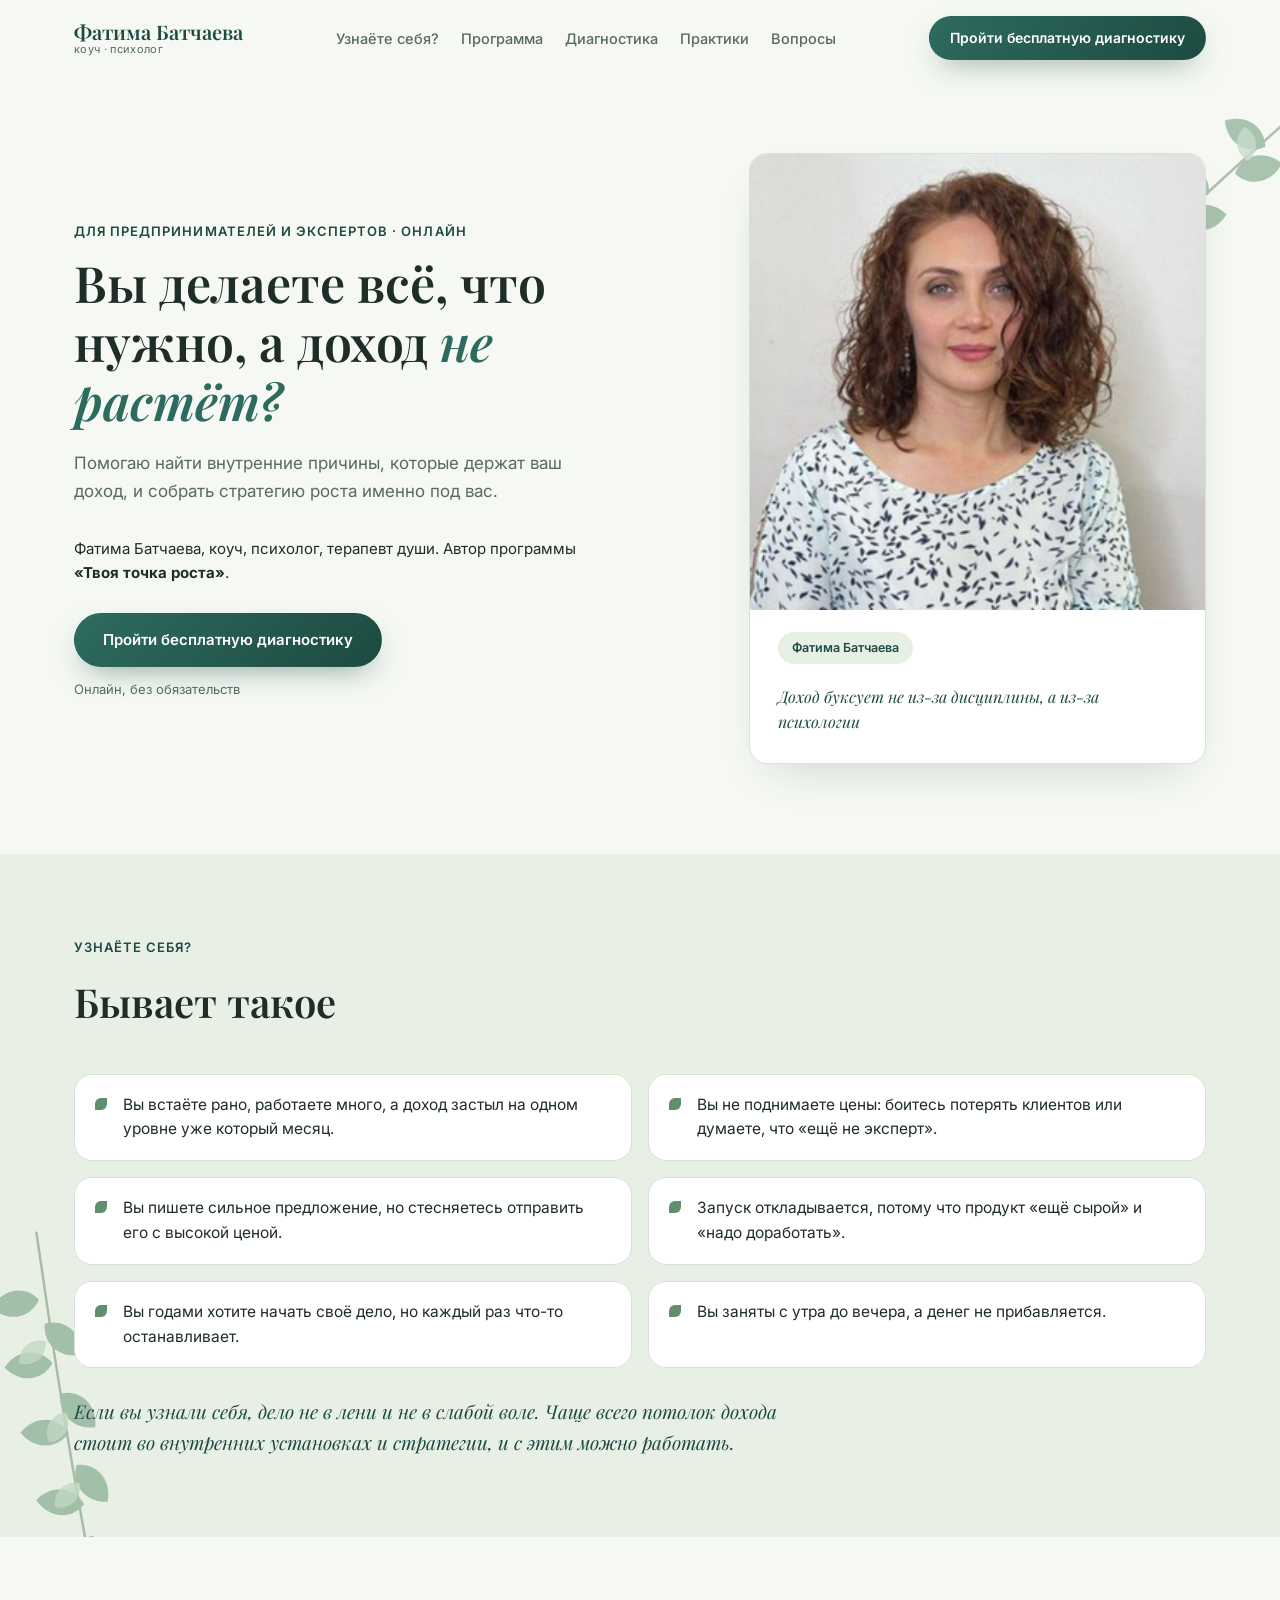
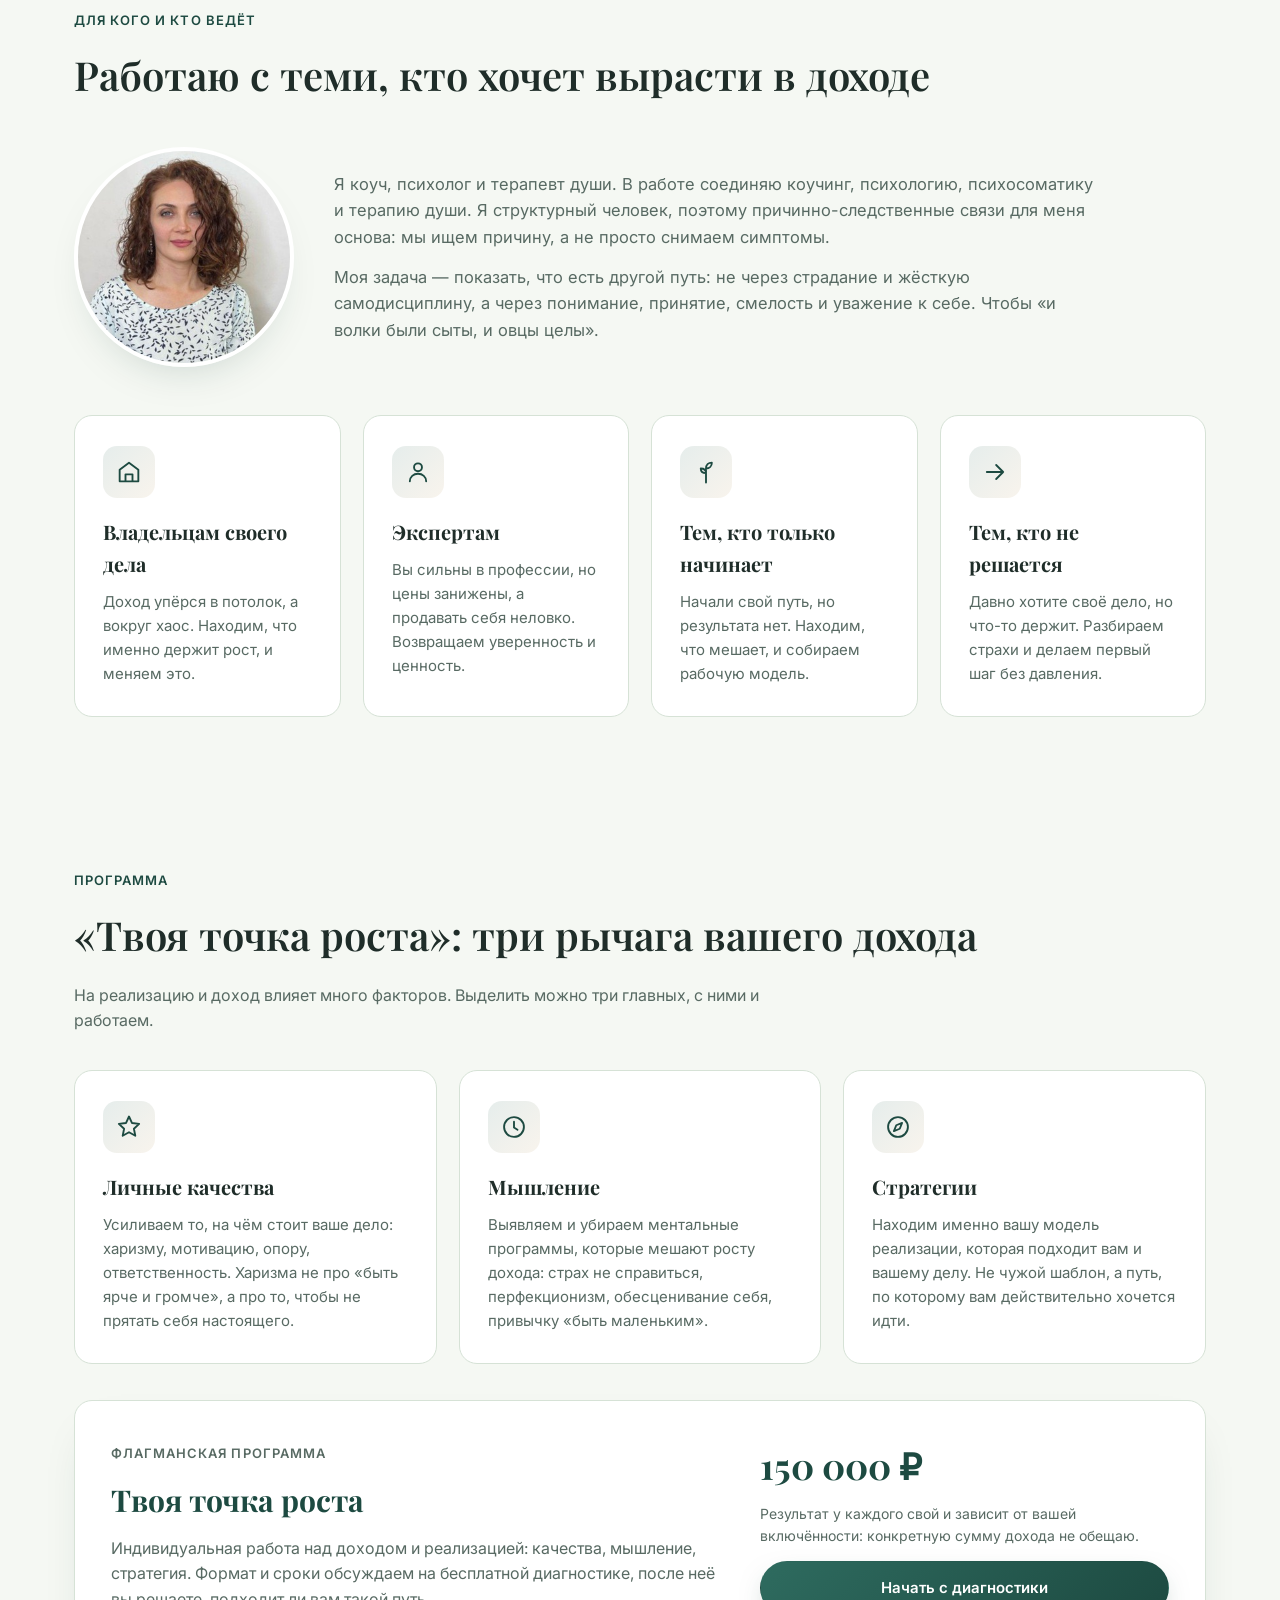
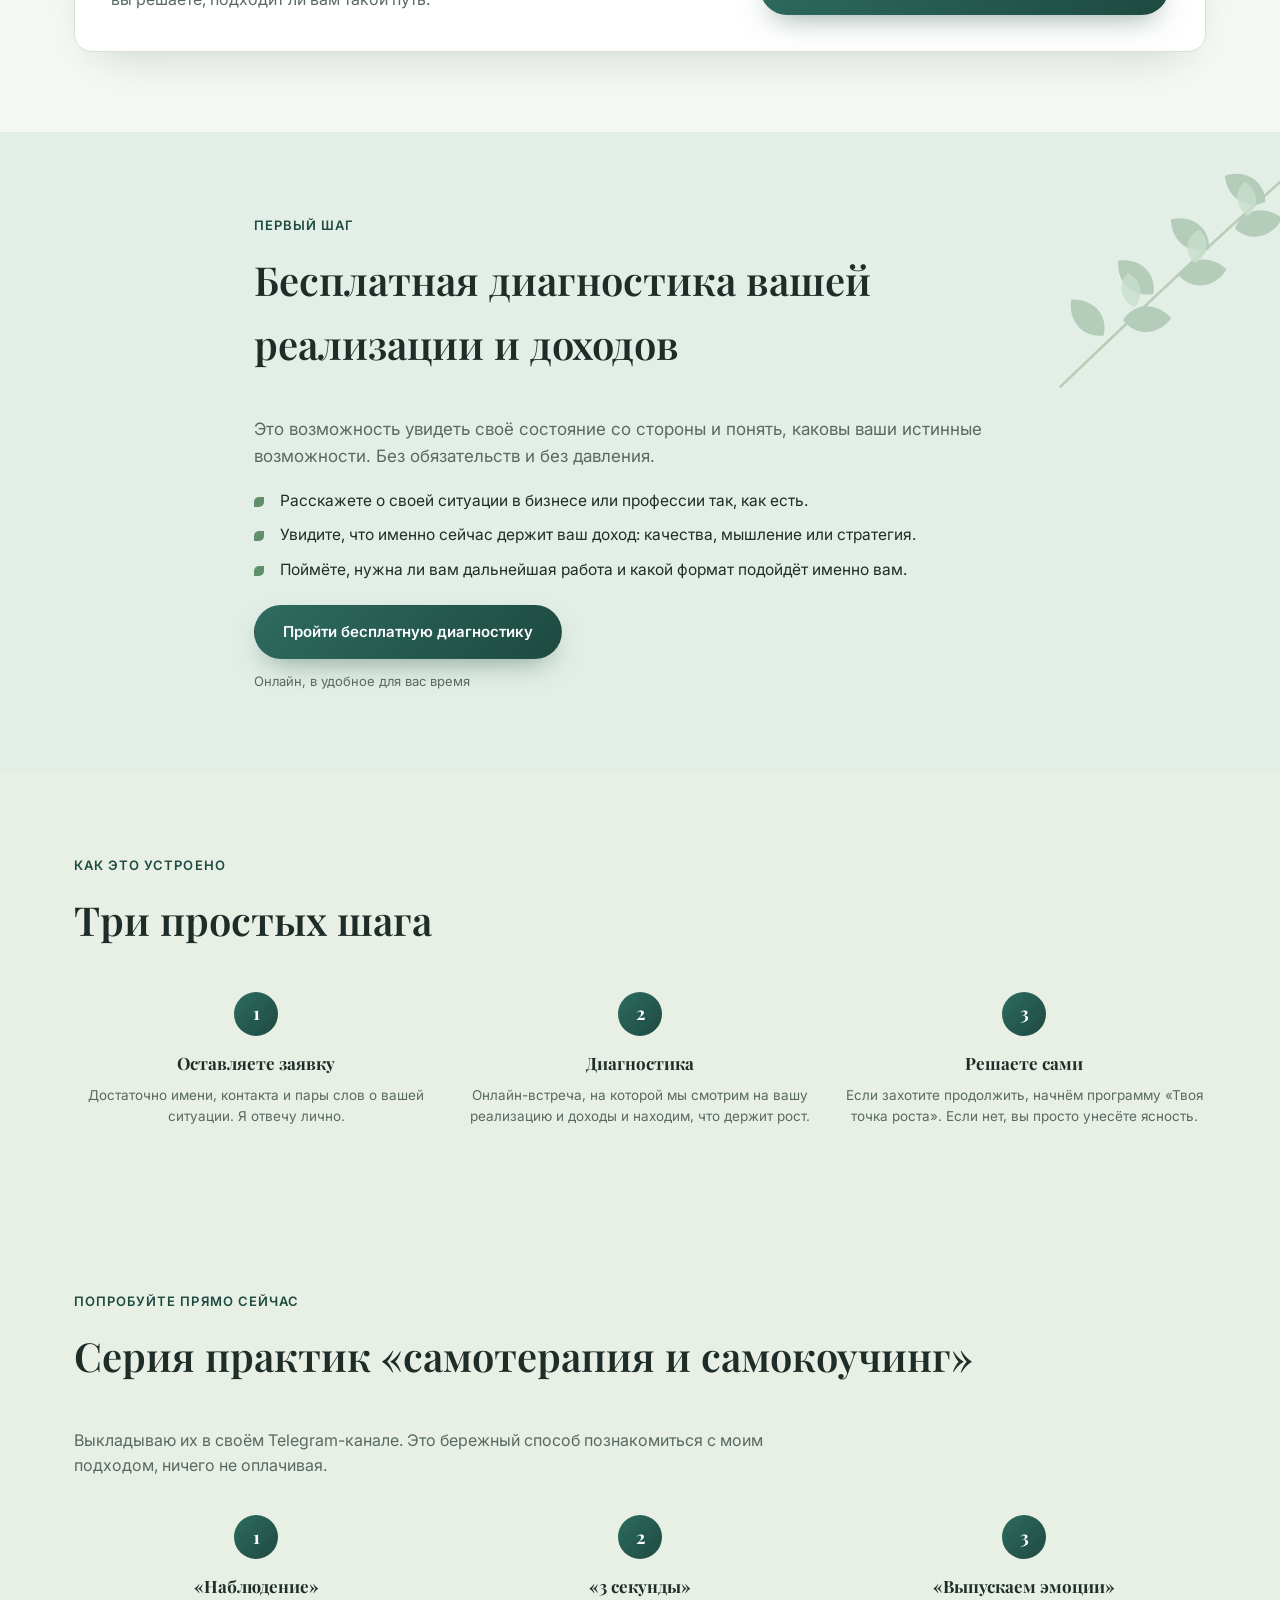
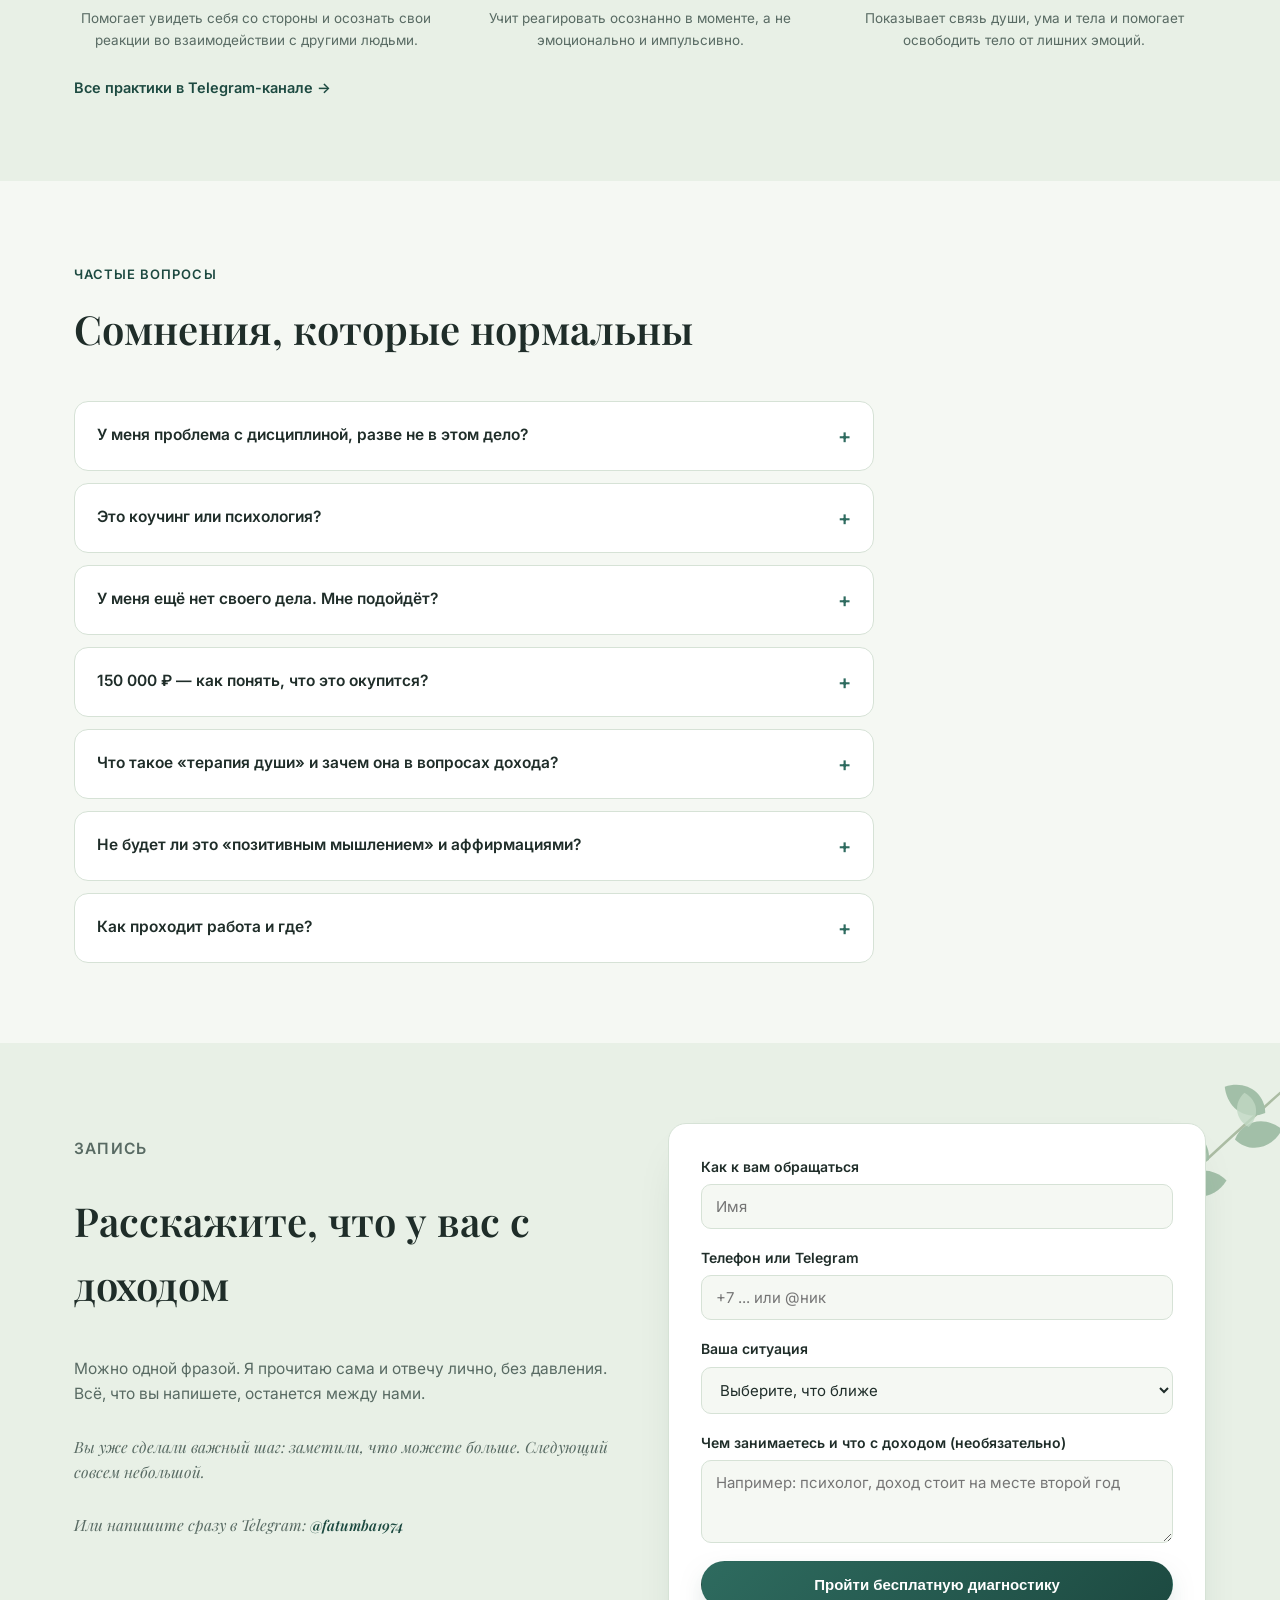
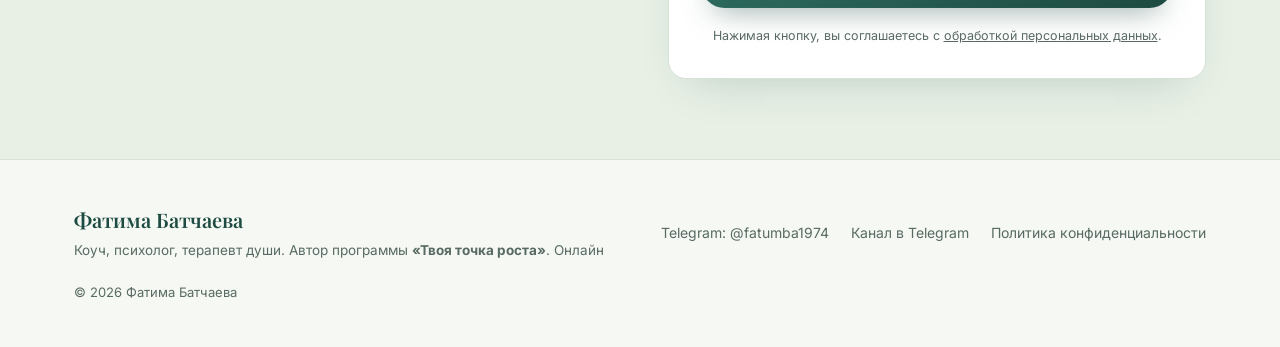
<file: index.html>
<!DOCTYPE html>
<html lang="ru">
<head>
<meta charset="UTF-8">
<meta name="viewport" content="width=device-width, initial-scale=1.0">
<title>Фатима Батчаева — коуч, психолог, программа «Твоя точка роста»</title>
<meta name="description" content="Фатима Батчаева, коуч, психолог, терапевт души. Программа «Твоя точка роста» для предпринимателей и экспертов: находим внутренние причины, которые держат доход, и свою стратегию роста. Бесплатная диагностика, онлайн.">
<link rel="preconnect" href="https://fonts.googleapis.com">
<link rel="preconnect" href="https://fonts.gstatic.com" crossorigin>
<link href="https://fonts.googleapis.com/css2?family=Playfair+Display:wght@500;600;700&family=Inter:wght@400;500;600;700;800&display=swap" rel="stylesheet">
<link rel="stylesheet" href="styles.css">
<link rel="stylesheet" href="blog/blog.css">
<link rel="alternate" type="application/rss+xml" title="Блог" href="feed.xml">
</head>
<body>

<svg width="0" height="0" style="position:absolute" aria-hidden="true">
  <symbol id="branch" viewBox="0 0 200 270">
    <path d="M18 262C52 200 82 140 154 18" stroke="#6f8a62" stroke-width="2.2" stroke-linecap="round" fill="none"/>
    <g fill="#5f8f6b">
      <path d="M0 0C10-15 30-15 42 0 30 15 10 15 0 0Z" transform="translate(40 208) rotate(-150)"/>
      <path d="M0 0C10-15 30-15 42 0 30 15 10 15 0 0Z" transform="translate(52 190) rotate(-20)"/>
      <path d="M0 0C10-15 30-15 42 0 30 15 10 15 0 0Z" transform="translate(70 160) rotate(-155)"/>
      <path d="M0 0C10-15 30-15 42 0 30 15 10 15 0 0Z" transform="translate(86 138) rotate(-25)"/>
      <path d="M0 0C10-15 30-15 42 0 30 15 10 15 0 0Z" transform="translate(104 108) rotate(-160)"/>
      <path d="M0 0C10-15 30-15 42 0 30 15 10 15 0 0Z" transform="translate(120 84) rotate(-30)"/>
      <path d="M0 0C10-15 30-15 42 0 30 15 10 15 0 0Z" transform="translate(138 54) rotate(-165)"/>
      <path d="M0 0C10-15 30-15 42 0 30 15 10 15 0 0Z" transform="translate(152 30) rotate(-45)"/>
      <path d="M0 0C10-15 30-15 42 0 30 15 10 15 0 0Z" transform="translate(154 18) rotate(-80)"/>
    </g>
    <g fill="#9cc2a4" opacity=".8">
      <path d="M0 0C8-11 22-11 30 0 22 11 8 11 0 0Z" transform="translate(58 176) rotate(-120)"/>
      <path d="M0 0C8-11 22-11 30 0 22 11 8 11 0 0Z" transform="translate(96 124) rotate(-100)"/>
      <path d="M0 0C8-11 22-11 30 0 22 11 8 11 0 0Z" transform="translate(128 70) rotate(-115)"/>
    </g>
  </symbol>
</svg>

<header class="header" id="header">
  <div class="container header__inner">
    <a href="#top" class="logo">
      <span class="logo__main">Фатима Батчаева</span>
      <span class="logo__suffix">коуч · психолог</span>
    </a>
    <nav class="nav" id="nav">
      <a href="#recognize">Узнаёте себя?</a>
      <a href="#program">Программа</a>
      <a href="#diagnostic">Диагностика</a>
      <a href="#practices">Практики</a>
      <a href="#faq">Вопросы</a>
    <!-- BLOGNAV:START --><!-- BLOGNAV:END --></nav>
    <div class="header__actions">
      <a href="#contact" class="btn btn--primary btn--sm">Пройти бесплатную диагностику</a>
    </div>
    <button class="burger" id="burger" aria-label="Меню">
      <span></span><span></span><span></span>
    </button>
  </div>
</header>

<main id="top">

  <!-- HERO -->
  <section class="hero deco">
    <svg class="leaf leaf--tr" aria-hidden="true"><use href="#branch"/></svg>
    <div class="container hero__inner">
      <div class="hero__content">
        <p class="eyebrow">Для предпринимателей и экспертов · онлайн</p>
        <h1>Вы делаете всё, что нужно, а доход <span>не растёт?</span></h1>
        <p class="hero__lead">Помогаю найти внутренние причины, которые держат ваш доход, и собрать стратегию роста именно под вас.</p>
        <p class="hero__who">Фатима Батчаева, коуч, психолог, терапевт души. Автор программы <strong>«Твоя точка роста»</strong>.</p>
        <div class="hero__cta">
          <a href="#contact" class="btn btn--primary">Пройти бесплатную диагностику</a>
        </div>
        <p class="hero__note">Онлайн, без обязательств</p>
      </div>
      <div class="hero__card">
        <img src="images/fatima-avatar.jpg" alt="Фатима Батчаева, коуч и психолог" class="hero__card-photo">
        <div class="hero__card-body">
          <div class="hero__card-badge">Фатима Батчаева</div>
          <div class="hero__card-quote">Доход буксует не из-за дисциплины, а из-за психологии</div>
        </div>
      </div>
    </div>
  </section>

  <!-- УЗНАЁТЕ СЕБЯ -->
  <section class="recognize deco" id="recognize">
    <svg class="leaf leaf--bl" aria-hidden="true"><use href="#branch"/></svg>
    <div class="container">
      <p class="section-eyebrow">Узнаёте себя?</p>
      <h2 class="section-title">Бывает такое</h2>
      <ul class="recognize__list">
        <li>Вы встаёте рано, работаете много, а доход застыл на одном уровне уже который месяц.</li>
        <li>Вы не поднимаете цены: боитесь потерять клиентов или думаете, что «ещё не эксперт».</li>
        <li>Вы пишете сильное предложение, но стесняетесь отправить его с высокой ценой.</li>
        <li>Запуск откладывается, потому что продукт «ещё сырой» и «надо доработать».</li>
        <li>Вы годами хотите начать своё дело, но каждый раз что-то останавливает.</li>
        <li>Вы заняты с утра до вечера, а денег не прибавляется.</li>
      </ul>
      <p class="recognize__care">Если вы узнали себя, дело не в лени и не в слабой воле. Чаще всего потолок дохода стоит во внутренних установках и стратегии, и с этим можно работать.</p>
    </div>
  </section>

  <!-- ДЛЯ КОГО + ОБО МНЕ -->
  <section class="about" id="about">
    <div class="container">
      <p class="section-eyebrow">Для кого и кто ведёт</p>
      <h2 class="section-title">Работаю с теми, кто хочет вырасти в доходе</h2>
      <div class="about__intro">
        <img src="images/fatima-avatar.jpg" alt="Фатима Батчаева" class="about__photo">
        <div>
          <p class="about__text">Я коуч, психолог и терапевт души. В работе соединяю коучинг, психологию, психосоматику и терапию души. Я структурный человек, поэтому причинно-следственные связи для меня основа: мы ищем причину, а не просто снимаем симптомы.</p>
          <p class="about__text">Моя задача — показать, что есть другой путь: не через страдание и жёсткую самодисциплину, а через понимание, принятие, смелость и уважение к себе. Чтобы «и волки были сыты, и овцы целы».</p>
        </div>
      </div>
      <div class="audience">
        <div class="audience__card">
          <div class="audience__icon"><svg width="28" height="28" viewBox="0 0 24 24" fill="none"><path d="M4 20V10l8-6 8 6v10H4z" stroke="currentColor" stroke-width="1.6" stroke-linejoin="round"/><path d="M9 20v-6h6v6" stroke="currentColor" stroke-width="1.6" stroke-linejoin="round"/></svg></div>
          <h3>Владельцам своего дела</h3>
          <p>Доход упёрся в потолок, а вокруг хаос. Находим, что именно держит рост, и меняем это.</p>
        </div>
        <div class="audience__card">
          <div class="audience__icon"><svg width="28" height="28" viewBox="0 0 24 24" fill="none"><circle cx="12" cy="8" r="3.4" stroke="currentColor" stroke-width="1.6"/><path d="M5 20c0-3.9 3.1-6.5 7-6.5s7 2.6 7 6.5" stroke="currentColor" stroke-width="1.6" stroke-linecap="round"/></svg></div>
          <h3>Экспертам</h3>
          <p>Вы сильны в профессии, но цены занижены, а продавать себя неловко. Возвращаем уверенность и ценность.</p>
        </div>
        <div class="audience__card">
          <div class="audience__icon"><svg width="28" height="28" viewBox="0 0 24 24" fill="none"><path d="M12 21V9M12 9c0-3 2-5 5-5 0 3-2 5-5 5zM12 13c0-2.5-1.8-4-4.5-4 0 2.5 1.8 4 4.5 4z" stroke="currentColor" stroke-width="1.6" stroke-linecap="round" stroke-linejoin="round"/></svg></div>
          <h3>Тем, кто только начинает</h3>
          <p>Начали свой путь, но результата нет. Находим, что мешает, и собираем рабочую модель.</p>
        </div>
        <div class="audience__card">
          <div class="audience__icon"><svg width="28" height="28" viewBox="0 0 24 24" fill="none"><path d="M5 12h14M13 6l6 6-6 6" stroke="currentColor" stroke-width="1.6" stroke-linecap="round" stroke-linejoin="round"/></svg></div>
          <h3>Тем, кто не решается</h3>
          <p>Давно хотите своё дело, но что-то держит. Разбираем страхи и делаем первый шаг без давления.</p>
        </div>
      </div>
    </div>
  </section>

  <!-- ПРОГРАММА -->
  <section class="program deco" id="program">
    <div class="container">
      <p class="section-eyebrow">Программа</p>
      <h2 class="section-title">«Твоя точка роста»: три рычага вашего дохода</h2>
      <p class="program__lead">На реализацию и доход влияет много факторов. Выделить можно три главных, с ними и работаем.</p>
      <div class="audience audience--3">
        <div class="audience__card">
          <div class="audience__icon"><svg width="28" height="28" viewBox="0 0 24 24" fill="none"><path d="M12 3l2.6 5.6 6.1.7-4.5 4.2 1.2 6L12 16.5 6.6 19.5l1.2-6L3.3 9.3l6.1-.7L12 3z" stroke="currentColor" stroke-width="1.6" stroke-linejoin="round"/></svg></div>
          <h3>Личные качества</h3>
          <p>Усиливаем то, на чём стоит ваше дело: харизму, мотивацию, опору, ответственность. Харизма не про «быть ярче и громче», а про то, чтобы не прятать себя настоящего.</p>
        </div>
        <div class="audience__card">
          <div class="audience__icon"><svg width="28" height="28" viewBox="0 0 24 24" fill="none"><circle cx="12" cy="12" r="8.5" stroke="currentColor" stroke-width="1.6"/><path d="M12 7.5v5l3 1.8" stroke="currentColor" stroke-width="1.6" stroke-linecap="round"/></svg></div>
          <h3>Мышление</h3>
          <p>Выявляем и убираем ментальные программы, которые мешают росту дохода: страх не справиться, перфекционизм, обесценивание себя, привычку «быть маленьким».</p>
        </div>
        <div class="audience__card">
          <div class="audience__icon"><svg width="28" height="28" viewBox="0 0 24 24" fill="none"><circle cx="12" cy="12" r="8.5" stroke="currentColor" stroke-width="1.6"/><path d="M15.5 8.5l-2 5-5 2 2-5 5-2z" stroke="currentColor" stroke-width="1.6" stroke-linejoin="round"/></svg></div>
          <h3>Стратегии</h3>
          <p>Находим именно вашу модель реализации, которая подходит вам и вашему делу. Не чужой шаблон, а путь, по которому вам действительно хочется идти.</p>
        </div>
      </div>
      <div class="course__card program__price">
        <div class="course__text">
          <p class="section-eyebrow">Флагманская программа</p>
          <h3 class="program__name">Твоя точка роста</h3>
          <p>Индивидуальная работа над доходом и реализацией: качества, мышление, стратегия. Формат и сроки обсуждаем на бесплатной диагностике, после неё вы решаете, подходит ли вам такой путь.</p>
        </div>
        <div class="course__offer">
          <div class="course__price"><strong>150 000 ₽</strong></div>
          <p class="course__promo">Результат у каждого свой и зависит от вашей включённости: конкретную сумму дохода не обещаю.</p>
          <a href="#contact" class="btn btn--primary btn--block">Начать с диагностики</a>
        </div>
      </div>
    </div>
  </section>

  <!-- ДИАГНОСТИКА -->
  <section class="diag deco" id="diagnostic">
    <svg class="leaf leaf--tr leaf--soft" aria-hidden="true"><use href="#branch"/></svg>
    <div class="container diag__inner diag__inner--single">
      <div class="diag__text">
        <p class="section-eyebrow">Первый шаг</p>
        <h2 class="section-title">Бесплатная диагностика вашей реализации и доходов</h2>
        <p class="diag__lead">Это возможность увидеть своё состояние со стороны и понять, каковы ваши истинные возможности. Без обязательств и без давления.</p>
        <ul class="diag__list">
          <li>Расскажете о своей ситуации в бизнесе или профессии так, как есть.</li>
          <li>Увидите, что именно сейчас держит ваш доход: качества, мышление или стратегия.</li>
          <li>Поймёте, нужна ли вам дальнейшая работа и какой формат подойдёт именно вам.</li>
        </ul>
        <a href="#contact" class="btn btn--primary">Пройти бесплатную диагностику</a>
        <p class="hero__note">Онлайн, в удобное для вас время</p>
      </div>
    </div>
  </section>

  <!-- КАК ПРОХОДИТ -->
  <section class="process" id="process">
    <div class="container">
      <p class="section-eyebrow">Как это устроено</p>
      <h2 class="section-title">Три простых шага</h2>
      <div class="steps steps--3">
        <div class="step">
          <div class="step__num">1</div>
          <h3>Оставляете заявку</h3>
          <p>Достаточно имени, контакта и пары слов о вашей ситуации. Я отвечу лично.</p>
        </div>
        <div class="step">
          <div class="step__num">2</div>
          <h3>Диагностика</h3>
          <p>Онлайн-встреча, на которой мы смотрим на вашу реализацию и доходы и находим, что держит рост.</p>
        </div>
        <div class="step">
          <div class="step__num">3</div>
          <h3>Решаете сами</h3>
          <p>Если захотите продолжить, начнём программу «Твоя точка роста». Если нет, вы просто унесёте ясность.</p>
        </div>
      </div>
    </div>
  </section>

  <!-- ПРАКТИКИ -->
  <section class="practices" id="practices">
    <div class="container">
      <p class="section-eyebrow">Попробуйте прямо сейчас</p>
      <h2 class="section-title">Серия практик «самотерапия и самокоучинг»</h2>
      <p class="program__lead">Выкладываю их в своём Telegram-канале. Это бережный способ познакомиться с моим подходом, ничего не оплачивая.</p>
      <div class="steps steps--3">
        <div class="step">
          <div class="step__num">1</div>
          <h3>«Наблюдение»</h3>
          <p>Помогает увидеть себя со стороны и осознать свои реакции во взаимодействии с другими людьми.</p>
        </div>
        <div class="step">
          <div class="step__num">2</div>
          <h3>«3 секунды»</h3>
          <p>Учит реагировать осознанно в моменте, а не эмоционально и импульсивно.</p>
        </div>
        <div class="step">
          <div class="step__num">3</div>
          <h3>«Выпускаем эмоции»</h3>
          <p>Показывает связь души, ума и тела и помогает освободить тело от лишних эмоций.</p>
        </div>
      </div>
      <p class="videos__more"><a href="https://t.me/FB_psy_terapya_dushi" target="_blank" rel="noopener" class="service__link">Все практики в Telegram-канале →</a></p>
    </div>
  </section>

  <!-- FAQ -->
  <section class="faq" id="faq">
    <div class="container">
      <p class="section-eyebrow">Частые вопросы</p>
      <h2 class="section-title">Сомнения, которые нормальны</h2>
      <div class="faq__list">
        <details class="faq__item">
          <summary>У меня проблема с дисциплиной, разве не в этом дело?</summary>
          <p>Чаще всего нет. Дисциплина отвечает за то, как вы двигаетесь, а психология за то, куда и почему вы стоите на месте. Если вы встаёте рано и работаете много, а доход не растёт, причину стоит искать в установках и стратегии, а не в силе воли.</p>
        </details>
        <details class="faq__item">
          <summary>Это коучинг или психология?</summary>
          <p>И то, и другое. Я соединяю коучинг, психологию, психосоматику и терапию души. Мы ищем причины, а не только ставим цели, и одновременно выстраиваем конкретную стратегию. Это не медицинская помощь и не заменяет лечение.</p>
        </details>
        <details class="faq__item">
          <summary>У меня ещё нет своего дела. Мне подойдёт?</summary>
          <p>Да. Программа в том числе для тех, кто давно хочет начать и не решается, и для тех, кто начал, но результата пока нет. На диагностике мы посмотрим, что останавливает именно вас.</p>
        </details>
        <details class="faq__item">
          <summary>150 000 ₽ — как понять, что это окупится?</summary>
          <p>Поэтому первый шаг бесплатный: вы сначала увидите, что держит ваш доход, и только потом решите, нужна ли программа. Конкретный рост дохода я не обещаю: результат зависит от вашей включённости, ниши и стартовой точки. Обещаю честный разбор и работу над причинами.</p>
        </details>
        <details class="faq__item">
          <summary>Что такое «терапия души» и зачем она в вопросах дохода?</summary>
          <p>Часто мы упираемся не во внешние обстоятельства, а в глубинные решения и страхи: «большие деньги — большие проблемы», «я ещё не эксперт». Терапия души помогает до них добраться и снять, и тогда стратегии начинают работать.</p>
        </details>
        <details class="faq__item">
          <summary>Не будет ли это «позитивным мышлением» и аффирмациями?</summary>
          <p>Нет. Я работаю структурно: от причин к следствиям. Мы находим конкретные программы, которые мешают, и конкретные шаги, которые вы можете сделать. Образы, притчи и истории помогают сдвинуть застывшие убеждения, но опора всегда на ваш запрос и реальные действия.</p>
        </details>
        <details class="faq__item">
          <summary>Как проходит работа и где?</summary>
          <p>Диагностика и работа проходят онлайн, из любого города, в удобное для вас время.</p>
        </details>
      </div>
    </div>
  </section>

  <!-- ФОРМА -->
  <section class="form-section deco" id="contact">
    <svg class="leaf leaf--tr" aria-hidden="true"><use href="#branch"/></svg>
    <div class="container form-section__inner">
      <div class="form-section__text">
        <p class="section-eyebrow">Запись</p>
        <h2 class="section-title">Расскажите, что у вас с доходом</h2>
        <p>Можно одной фразой. Я прочитаю сама и отвечу лично, без давления. Всё, что вы напишете, останется между нами.</p>
        <p class="form-section__care">Вы уже сделали важный шаг: заметили, что можете больше. Следующий совсем небольшой.</p>
        <p class="form-section__care">Или напишите сразу в Telegram: <a href="https://t.me/fatumba1974" target="_blank" rel="noopener" class="service__link">@fatumba1974</a></p>
      </div>
      <form class="form" id="leadForm">
        <input type="text" name="_gotcha" style="display:none" tabindex="-1" autocomplete="off">
        <label>
          <span>Как к вам обращаться</span>
          <input type="text" name="name" placeholder="Имя" required>
        </label>
        <label>
          <span>Телефон или Telegram</span>
          <input type="text" name="contact" placeholder="+7 ... или @ник" required>
        </label>
        <label>
          <span>Ваша ситуация</span>
          <select name="situation">
            <option value="">Выберите, что ближе</option>
            <option>Есть своё дело или практика, доход упёрся в потолок</option>
            <option>Хочу начать своё дело, но не решаюсь</option>
            <option>Начал(а), но желаемого результата нет</option>
            <option>Другое</option>
          </select>
        </label>
        <label>
          <span>Чем занимаетесь и что с доходом (необязательно)</span>
          <textarea name="comment" rows="3" placeholder="Например: психолог, доход стоит на месте второй год"></textarea>
        </label>
        <button type="submit" class="btn btn--primary btn--block">Пройти бесплатную диагностику</button>
        <p class="form__hint">Нажимая кнопку, вы соглашаетесь с <a href="privacy.html" target="_blank">обработкой персональных данных</a>.</p>
      </form>
    </div>
  </section>

<!-- BLOG:START --><!-- BLOG:END -->
</main>

<footer class="footer">
  <div class="container footer__inner">
    <div class="footer__brand">
      <span class="logo__main">Фатима Батчаева</span>
      <p>Коуч, психолог, терапевт души. Автор программы <strong>«Твоя точка роста»</strong>. Онлайн</p>
    </div>
    <div class="footer__links">
      <a href="https://t.me/fatumba1974" target="_blank" rel="noopener">Telegram: @fatumba1974</a>
      <a href="https://t.me/FB_psy_terapya_dushi" target="_blank" rel="noopener">Канал в Telegram</a>
      <a href="privacy.html">Политика конфиденциальности</a>
    </div>
    <div class="footer__copy">
      <span>© <span id="year"></span> Фатима Батчаева</span>
    </div>
  </div>
</footer>

<script src="script.js"></script>
</body>
</html>
</file>
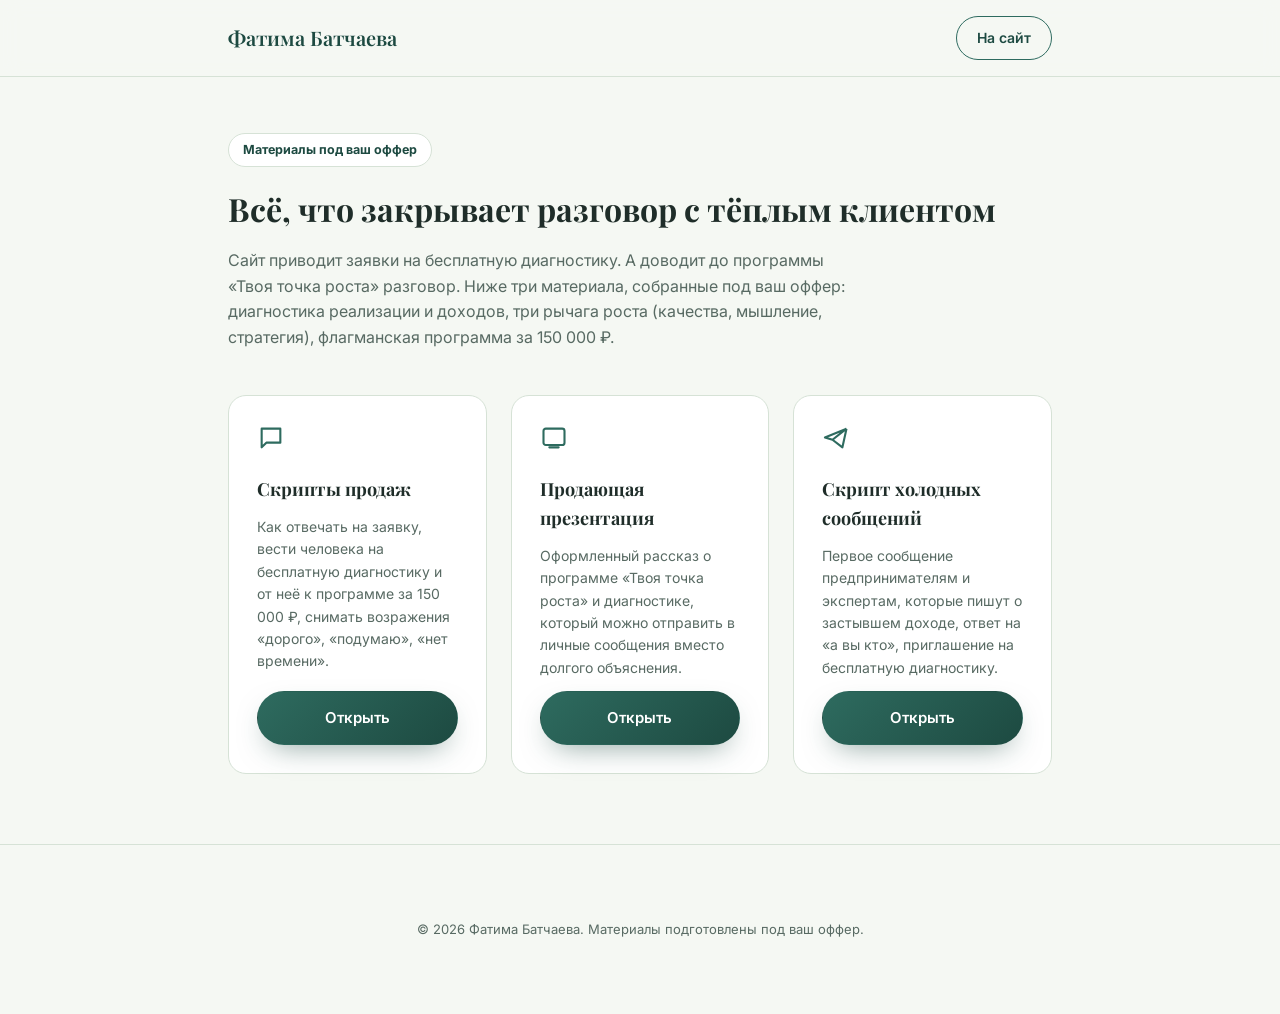
<file: materials.html>
<!DOCTYPE html>
<html lang="ru">
<head>
<meta charset="UTF-8">
<meta name="viewport" content="width=device-width, initial-scale=1.0">
<title>Материалы под ваш оффер — Фатима Батчаева</title>
<link rel="preconnect" href="https://fonts.googleapis.com">
<link rel="preconnect" href="https://fonts.gstatic.com" crossorigin>
<link href="https://fonts.googleapis.com/css2?family=Playfair+Display:wght@500;600;700&family=Inter:wght@400;500;600;700;800&display=swap" rel="stylesheet">
<link rel="stylesheet" href="styles.css">
</head>
<body>

<header class="doc-header">
  <div class="container doc-bar">
    <a href="index.html" class="logo__main">Фатима Батчаева</a>
    <div class="doc-bar__actions">
      <a href="index.html" class="btn btn--ghost btn--sm">На сайт</a>
    </div>
  </div>
</header>

<main class="container doc-hero">
  <span class="tag">Материалы под ваш оффер</span>
  <h1>Всё, что закрывает разговор с тёплым клиентом</h1>
  <p>Сайт приводит заявки на бесплатную диагностику. А доводит до программы «Твоя точка роста» разговор. Ниже три материала, собранные под ваш оффер: диагностика реализации и доходов, три рычага роста (качества, мышление, стратегия), флагманская программа за 150 000 ₽.</p>
</main>

<section class="container doc-section">
  <div class="material-grid">
    <div class="material-card">
      <div class="material-card__icon"><svg width="28" height="28" viewBox="0 0 24 24" fill="none"><path d="M4 4H20V16H8L4 20V4Z" stroke="currentColor" stroke-width="1.8" stroke-linejoin="round"/></svg></div>
      <h3>Скрипты продаж</h3>
      <p>Как отвечать на заявку, вести человека на бесплатную диагностику и от неё к программе за 150 000 ₽, снимать возражения «дорого», «подумаю», «нет времени».</p>
      <a href="scripts.html" class="btn btn--primary btn--block">Открыть</a>
    </div>
    <div class="material-card">
      <div class="material-card__icon"><svg width="28" height="28" viewBox="0 0 24 24" fill="none"><rect x="3" y="4" width="18" height="14" rx="2" stroke="currentColor" stroke-width="1.8"/><path d="M8 20H16" stroke="currentColor" stroke-width="1.8" stroke-linecap="round"/></svg></div>
      <h3>Продающая презентация</h3>
      <p>Оформленный рассказ о программе «Твоя точка роста» и диагностике, который можно отправить в личные сообщения вместо долгого объяснения.</p>
      <a href="presentation.html" class="btn btn--primary btn--block">Открыть</a>
    </div>
    <div class="material-card">
      <div class="material-card__icon"><svg width="28" height="28" viewBox="0 0 24 24" fill="none"><path d="M21 4L2.5 11.5L9 13.5M21 4L17.5 20L9 13.5M21 4L9 13.5" stroke="currentColor" stroke-width="1.8" stroke-linejoin="round"/></svg></div>
      <h3>Скрипт холодных сообщений</h3>
      <p>Первое сообщение предпринимателям и экспертам, которые пишут о застывшем доходе, ответ на «а вы кто», приглашение на бесплатную диагностику.</p>
      <a href="outreach.html" class="btn btn--primary btn--block">Открыть</a>
    </div>
  </div>
</section>

<footer class="footer">
  <div class="container footer__bottom">
    <span>© <span id="year"></span> Фатима Батчаева. Материалы подготовлены под ваш оффер.</span>
  </div>
</footer>

<script>document.getElementById('year').textContent = new Date().getFullYear();</script>
</body>
</html>
</file>
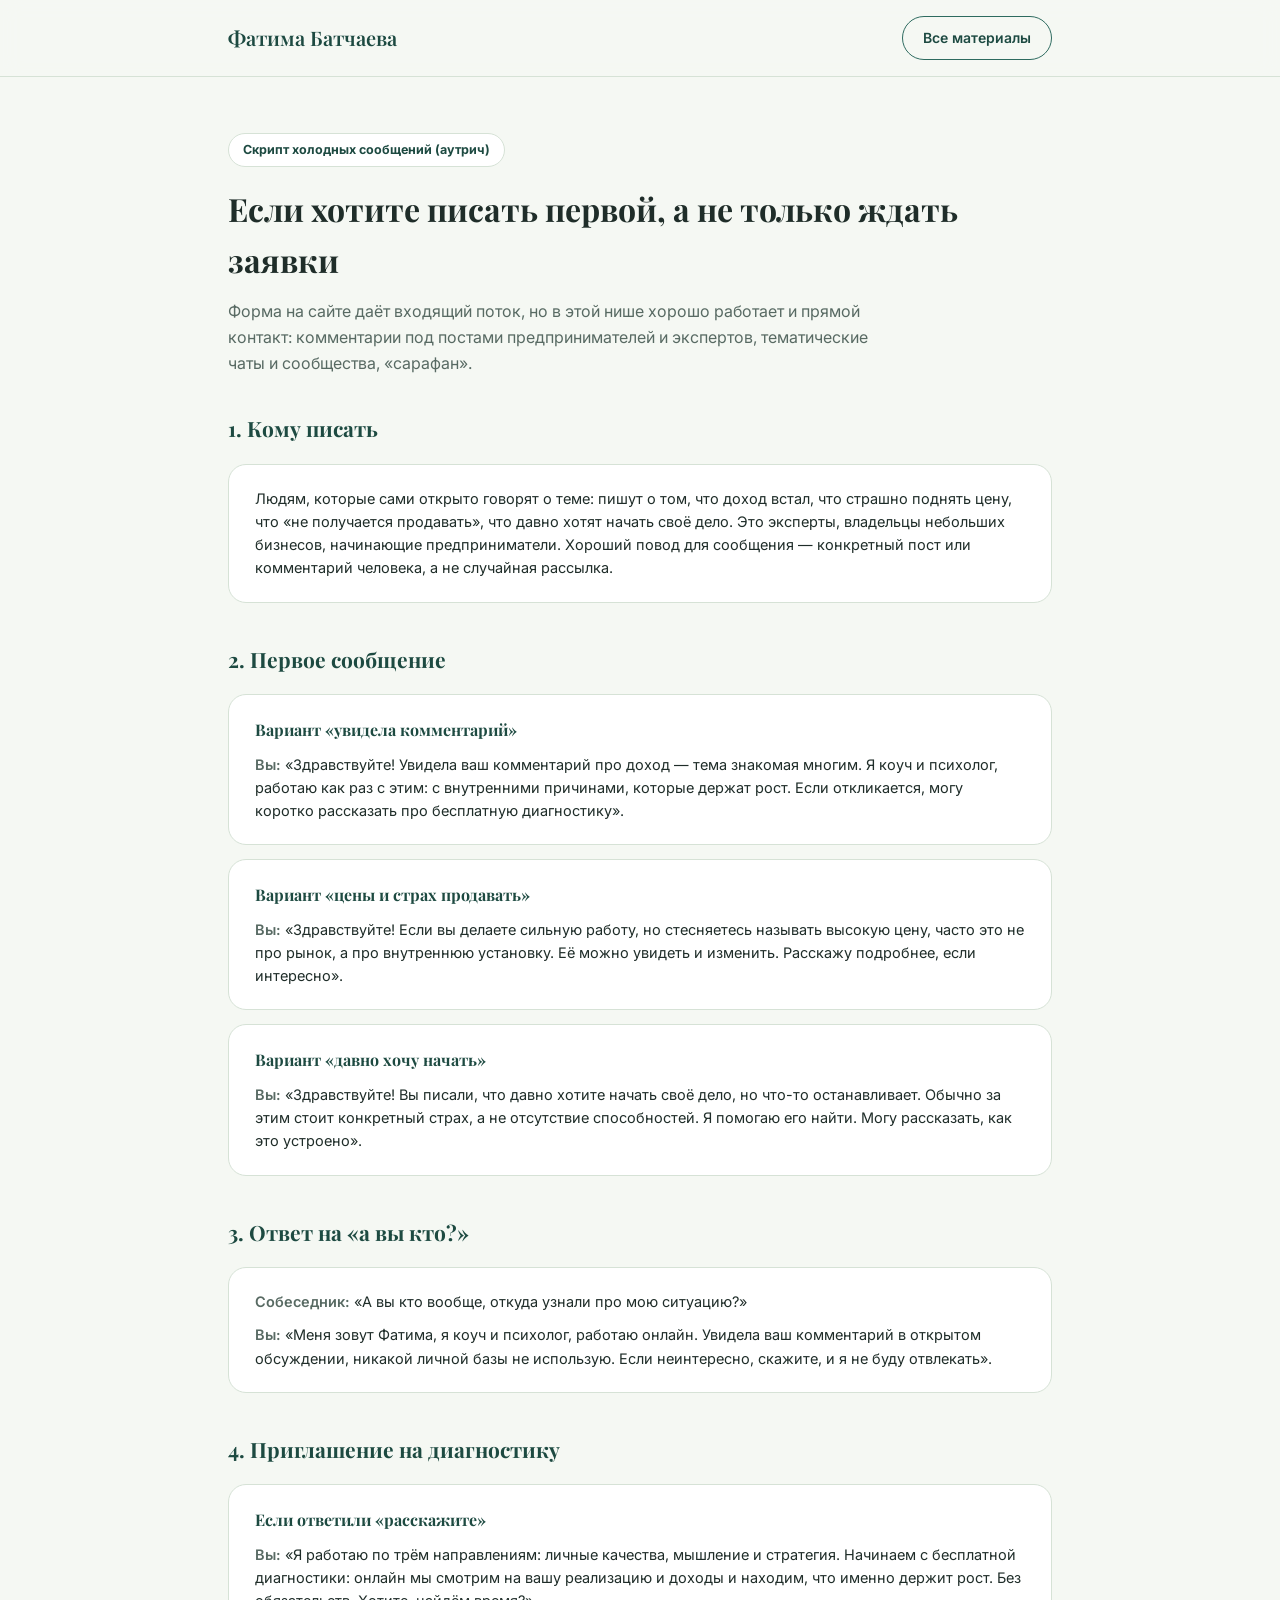
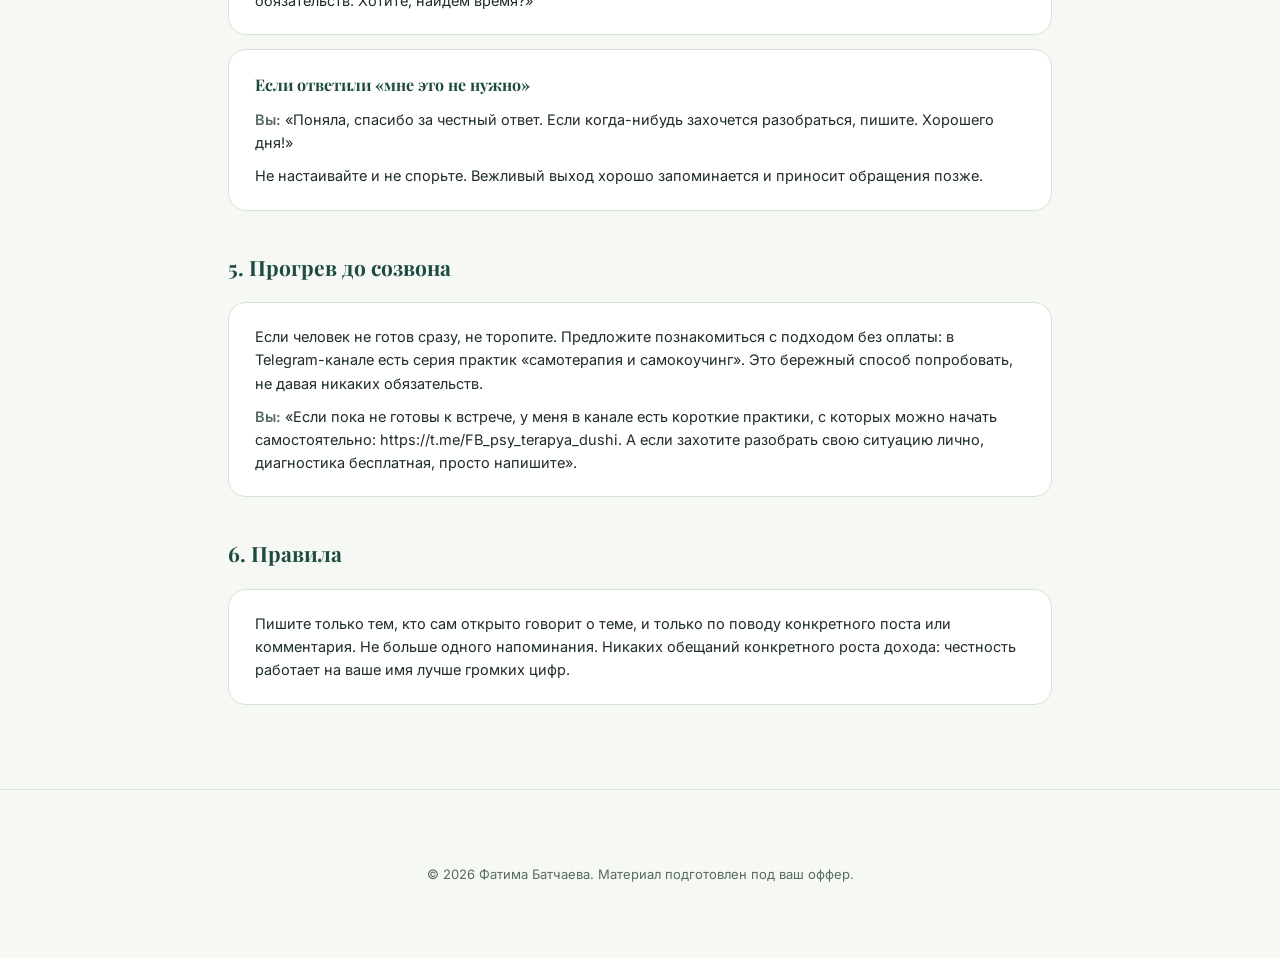
<file: outreach.html>
<!DOCTYPE html>
<html lang="ru">
<head>
<meta charset="UTF-8">
<meta name="viewport" content="width=device-width, initial-scale=1.0">
<title>Скрипт холодных сообщений — Фатима Батчаева</title>
<link rel="preconnect" href="https://fonts.googleapis.com">
<link rel="preconnect" href="https://fonts.gstatic.com" crossorigin>
<link href="https://fonts.googleapis.com/css2?family=Playfair+Display:wght@500;600;700&family=Inter:wght@400;500;600;700;800&display=swap" rel="stylesheet">
<link rel="stylesheet" href="styles.css">
</head>
<body>

<header class="doc-header">
  <div class="container doc-bar">
    <a href="index.html" class="logo__main">Фатима Батчаева</a>
    <div class="doc-bar__actions">
      <a href="materials.html" class="btn btn--ghost btn--sm">Все материалы</a>
    </div>
  </div>
</header>

<main class="container doc-hero">
  <span class="tag">Скрипт холодных сообщений (аутрич)</span>
  <h1>Если хотите писать первой, а не только ждать заявки</h1>
  <p>Форма на сайте даёт входящий поток, но в этой нише хорошо работает и прямой контакт: комментарии под постами предпринимателей и экспертов, тематические чаты и сообщества, «сарафан».</p>
</main>

<section class="container doc-section">
  <h2>1. Кому писать</h2>
  <div class="script-block">
    <p>Людям, которые сами открыто говорят о теме: пишут о том, что доход встал, что страшно поднять цену, что «не получается продавать», что давно хотят начать своё дело. Это эксперты, владельцы небольших бизнесов, начинающие предприниматели. Хороший повод для сообщения — конкретный пост или комментарий человека, а не случайная рассылка.</p>
  </div>

  <h2>2. Первое сообщение</h2>
  <div class="script-block">
    <h3>Вариант «увидела комментарий»</h3>
    <p><span class="who">Вы:</span> «Здравствуйте! Увидела ваш комментарий про доход — тема знакомая многим. Я коуч и психолог, работаю как раз с этим: с внутренними причинами, которые держат рост. Если откликается, могу коротко рассказать про бесплатную диагностику».</p>
  </div>
  <div class="script-block">
    <h3>Вариант «цены и страх продавать»</h3>
    <p><span class="who">Вы:</span> «Здравствуйте! Если вы делаете сильную работу, но стесняетесь называть высокую цену, часто это не про рынок, а про внутреннюю установку. Её можно увидеть и изменить. Расскажу подробнее, если интересно».</p>
  </div>
  <div class="script-block">
    <h3>Вариант «давно хочу начать»</h3>
    <p><span class="who">Вы:</span> «Здравствуйте! Вы писали, что давно хотите начать своё дело, но что-то останавливает. Обычно за этим стоит конкретный страх, а не отсутствие способностей. Я помогаю его найти. Могу рассказать, как это устроено».</p>
  </div>

  <h2>3. Ответ на «а вы кто?»</h2>
  <div class="script-block">
    <p><span class="who">Собеседник:</span> «А вы кто вообще, откуда узнали про мою ситуацию?»</p>
    <p><span class="who">Вы:</span> «Меня зовут Фатима, я коуч и психолог, работаю онлайн. Увидела ваш комментарий в открытом обсуждении, никакой личной базы не использую. Если неинтересно, скажите, и я не буду отвлекать».</p>
  </div>

  <h2>4. Приглашение на диагностику</h2>
  <div class="script-block">
    <h3>Если ответили «расскажите»</h3>
    <p><span class="who">Вы:</span> «Я работаю по трём направлениям: личные качества, мышление и стратегия. Начинаем с бесплатной диагностики: онлайн мы смотрим на вашу реализацию и доходы и находим, что именно держит рост. Без обязательств. Хотите, найдём время?»</p>
  </div>
  <div class="script-block">
    <h3>Если ответили «мне это не нужно»</h3>
    <p><span class="who">Вы:</span> «Поняла, спасибо за честный ответ. Если когда-нибудь захочется разобраться, пишите. Хорошего дня!»</p>
    <p>Не настаивайте и не спорьте. Вежливый выход хорошо запоминается и приносит обращения позже.</p>
  </div>

  <h2>5. Прогрев до созвона</h2>
  <div class="script-block">
    <p>Если человек не готов сразу, не торопите. Предложите познакомиться с подходом без оплаты: в Telegram-канале есть серия практик «самотерапия и самокоучинг». Это бережный способ попробовать, не давая никаких обязательств.</p>
    <p><span class="who">Вы:</span> «Если пока не готовы к встрече, у меня в канале есть короткие практики, с которых можно начать самостоятельно: https://t.me/FB_psy_terapya_dushi. А если захотите разобрать свою ситуацию лично, диагностика бесплатная, просто напишите».</p>
  </div>

  <h2>6. Правила</h2>
  <div class="script-block">
    <p>Пишите только тем, кто сам открыто говорит о теме, и только по поводу конкретного поста или комментария. Не больше одного напоминания. Никаких обещаний конкретного роста дохода: честность работает на ваше имя лучше громких цифр.</p>
  </div>
</section>

<footer class="footer">
  <div class="container footer__bottom">
    <span>© <span id="year"></span> Фатима Батчаева. Материал подготовлен под ваш оффер.</span>
  </div>
</footer>

<script>document.getElementById('year').textContent = new Date().getFullYear();</script>
</body>
</html>
</file>
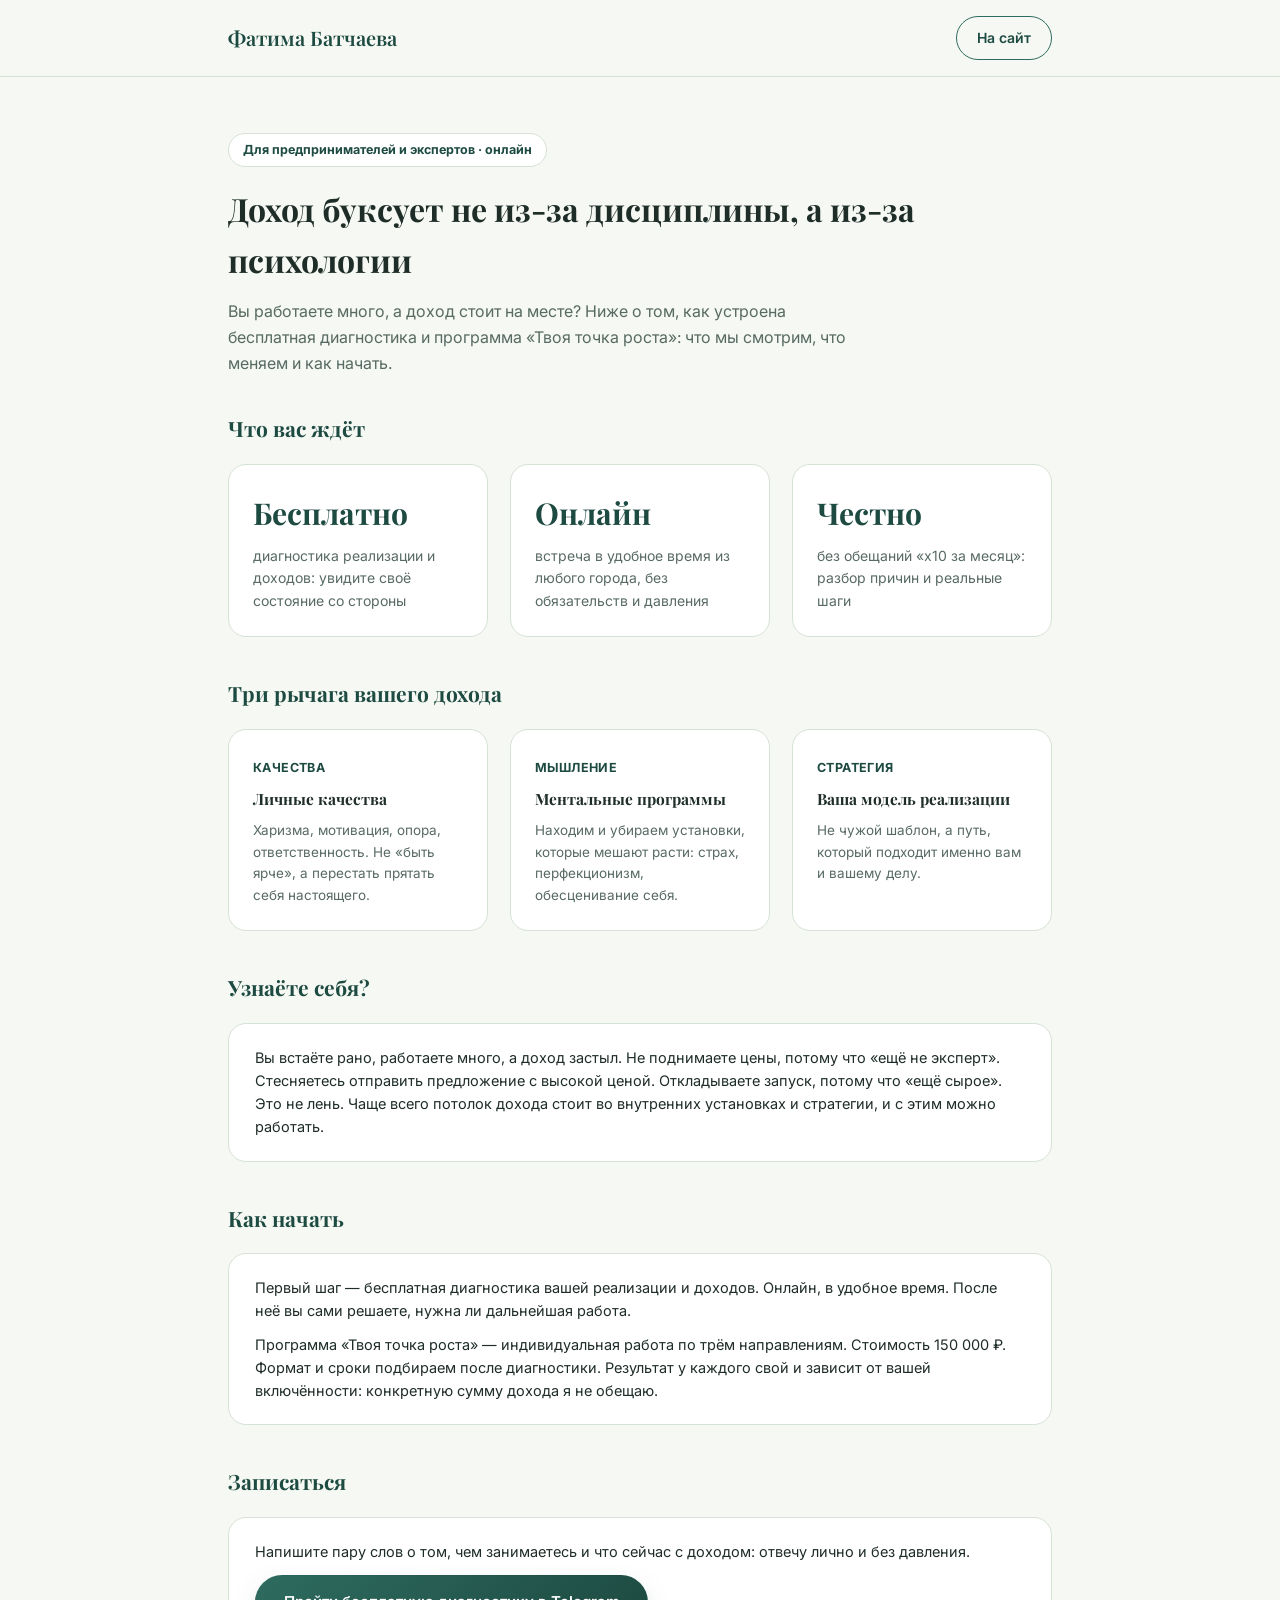
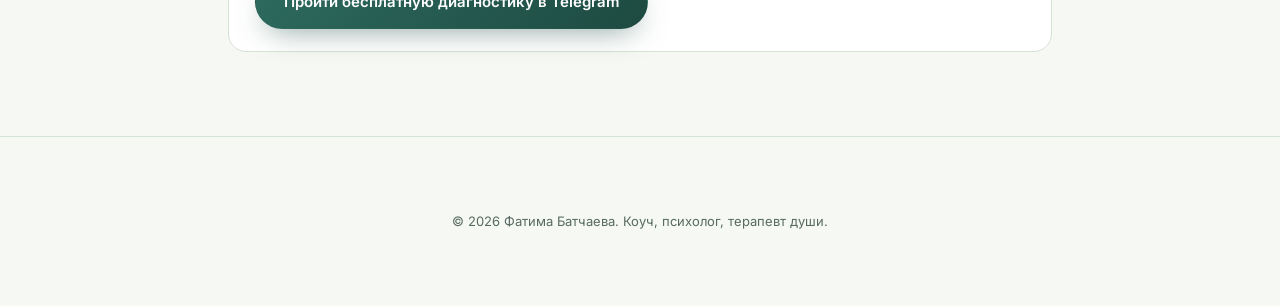
<file: presentation.html>
<!DOCTYPE html>
<html lang="ru">
<head>
<meta charset="UTF-8">
<meta name="viewport" content="width=device-width, initial-scale=1.0">
<title>Программа «Твоя точка роста» — Фатима Батчаева</title>
<link rel="preconnect" href="https://fonts.googleapis.com">
<link rel="preconnect" href="https://fonts.gstatic.com" crossorigin>
<link href="https://fonts.googleapis.com/css2?family=Playfair+Display:wght@500;600;700&family=Inter:wght@400;500;600;700;800&display=swap" rel="stylesheet">
<link rel="stylesheet" href="styles.css">
</head>
<body>

<header class="doc-header">
  <div class="container doc-bar">
    <a href="index.html" class="logo__main">Фатима Батчаева</a>
    <div class="doc-bar__actions">
      <a href="index.html" class="btn btn--ghost btn--sm">На сайт</a>
    </div>
  </div>
</header>

<main class="container doc-hero">
  <span class="tag">Для предпринимателей и экспертов · онлайн</span>
  <h1>Доход буксует не из-за дисциплины, а из-за психологии</h1>
  <p>Вы работаете много, а доход стоит на месте? Ниже о том, как устроена бесплатная диагностика и программа «Твоя точка роста»: что мы смотрим, что меняем и как начать.</p>
</main>

<section class="container doc-section">
  <h2>Что вас ждёт</h2>
  <div class="usp-grid">
    <div class="usp"><span class="usp__num">Бесплатно</span><p>диагностика реализации и доходов: увидите своё состояние со стороны</p></div>
    <div class="usp"><span class="usp__num">Онлайн</span><p>встреча в удобное время из любого города, без обязательств и давления</p></div>
    <div class="usp"><span class="usp__num">Честно</span><p>без обещаний «х10 за месяц»: разбор причин и реальные шаги</p></div>
  </div>

  <h2>Три рычага вашего дохода</h2>
  <div class="grid grid--3">
    <div class="doc-service"><span class="doc-service__tag">Качества</span><h4>Личные качества</h4><p>Харизма, мотивация, опора, ответственность. Не «быть ярче», а перестать прятать себя настоящего.</p></div>
    <div class="doc-service"><span class="doc-service__tag">Мышление</span><h4>Ментальные программы</h4><p>Находим и убираем установки, которые мешают расти: страх, перфекционизм, обесценивание себя.</p></div>
    <div class="doc-service"><span class="doc-service__tag">Стратегия</span><h4>Ваша модель реализации</h4><p>Не чужой шаблон, а путь, который подходит именно вам и вашему делу.</p></div>
  </div>

  <h2>Узнаёте себя?</h2>
  <div class="script-block">
    <p>Вы встаёте рано, работаете много, а доход застыл. Не поднимаете цены, потому что «ещё не эксперт». Стесняетесь отправить предложение с высокой ценой. Откладываете запуск, потому что «ещё сырое». Это не лень. Чаще всего потолок дохода стоит во внутренних установках и стратегии, и с этим можно работать.</p>
  </div>

  <h2>Как начать</h2>
  <div class="script-block">
    <p>Первый шаг — бесплатная диагностика вашей реализации и доходов. Онлайн, в удобное время. После неё вы сами решаете, нужна ли дальнейшая работа.</p>
    <p>Программа «Твоя точка роста» — индивидуальная работа по трём направлениям. Стоимость 150 000 ₽. Формат и сроки подбираем после диагностики. Результат у каждого свой и зависит от вашей включённости: конкретную сумму дохода я не обещаю.</p>
  </div>

  <h2>Записаться</h2>
  <div class="script-block">
    <p>Напишите пару слов о том, чем занимаетесь и что сейчас с доходом: отвечу лично и без давления.</p>
    <div style="display:flex;gap:12px;flex-wrap:wrap;margin-top:12px;">
      <a href="https://t.me/fatumba1974" target="_blank" rel="noopener" class="btn btn--primary">Пройти бесплатную диагностику в Telegram</a>
    </div>
  </div>
</section>

<footer class="footer">
  <div class="container footer__bottom">
    <span>© <span id="year"></span> Фатима Батчаева. Коуч, психолог, терапевт души.</span>
  </div>
</footer>

<script>document.getElementById('year').textContent = new Date().getFullYear();</script>
</body>
</html>
</file>
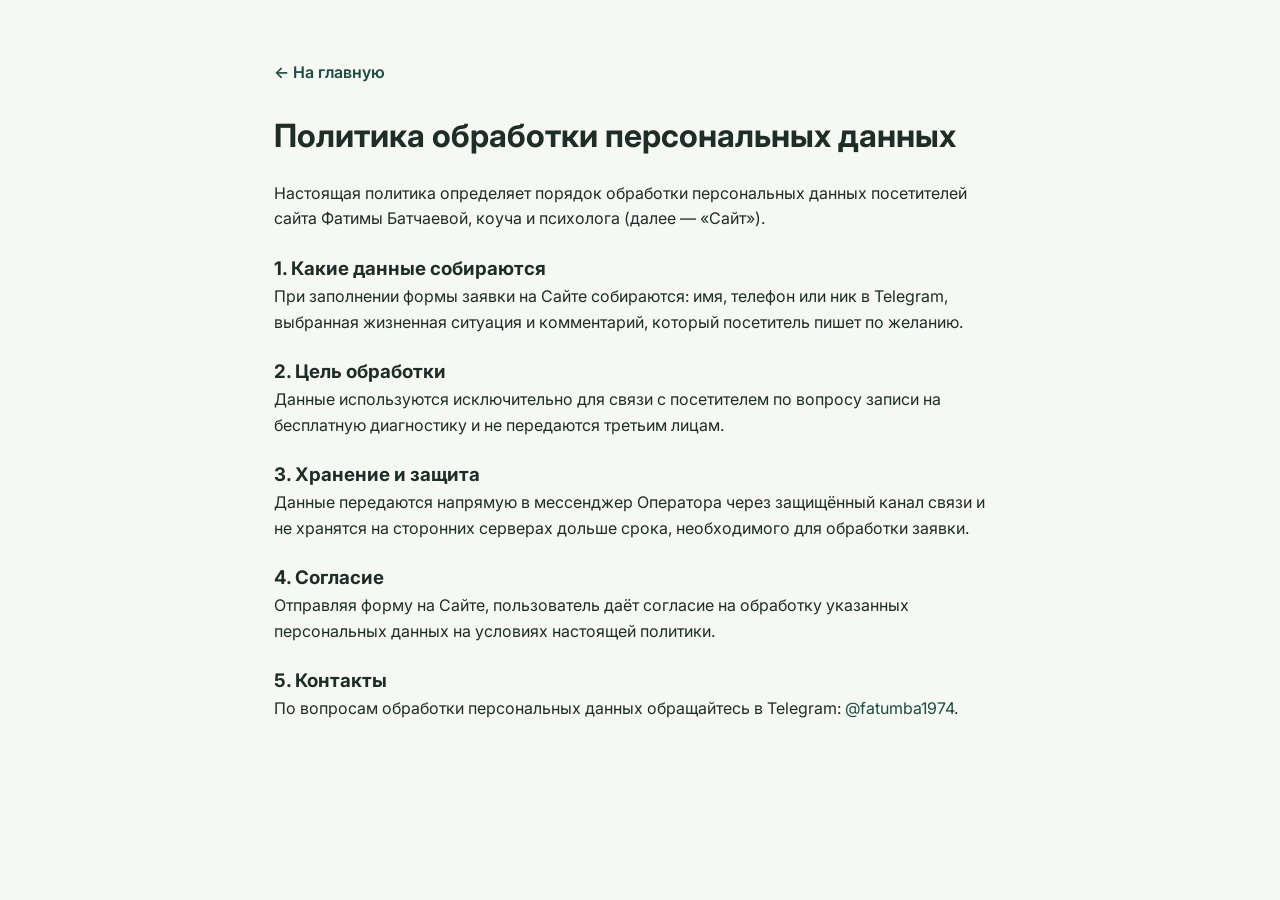
<file: privacy.html>
<!DOCTYPE html>
<html lang="ru">
<head>
<meta charset="UTF-8">
<meta name="viewport" content="width=device-width, initial-scale=1.0">
<title>Политика обработки персональных данных — Фатима Батчаева</title>
<link href="https://fonts.googleapis.com/css2?family=Playfair+Display:wght@500;600;700&family=Inter:wght@400;500;600&display=swap" rel="stylesheet">
<link rel="stylesheet" href="styles.css">
</head>
<body>
<div class="container" style="padding: 60px 24px; max-width: 780px;">
  <a href="index.html" style="color: var(--accent-dark); font-weight: 600;">← На главную</a>
  <h1 style="margin-top: 24px; margin-bottom: 20px; font-size: 32px;">Политика обработки персональных данных</h1>
  <p>Настоящая политика определяет порядок обработки персональных данных посетителей сайта Фатимы Батчаевой, коуча и психолога (далее — «Сайт»).</p>
  <h3 style="margin-top:22px">1. Какие данные собираются</h3>
  <p>При заполнении формы заявки на Сайте собираются: имя, телефон или ник в Telegram, выбранная жизненная ситуация и комментарий, который посетитель пишет по желанию.</p>
  <h3 style="margin-top:22px">2. Цель обработки</h3>
  <p>Данные используются исключительно для связи с посетителем по вопросу записи на бесплатную диагностику и не передаются третьим лицам.</p>
  <h3 style="margin-top:22px">3. Хранение и защита</h3>
  <p>Данные передаются напрямую в мессенджер Оператора через защищённый канал связи и не хранятся на сторонних серверах дольше срока, необходимого для обработки заявки.</p>
  <h3 style="margin-top:22px">4. Согласие</h3>
  <p>Отправляя форму на Сайте, пользователь даёт согласие на обработку указанных персональных данных на условиях настоящей политики.</p>
  <h3 style="margin-top:22px">5. Контакты</h3>
  <p>По вопросам обработки персональных данных обращайтесь в Telegram: <a href="https://t.me/fatumba1974" style="color:var(--accent-dark)">@fatumba1974</a>.</p>
</div>
</body>
</html>
</file>
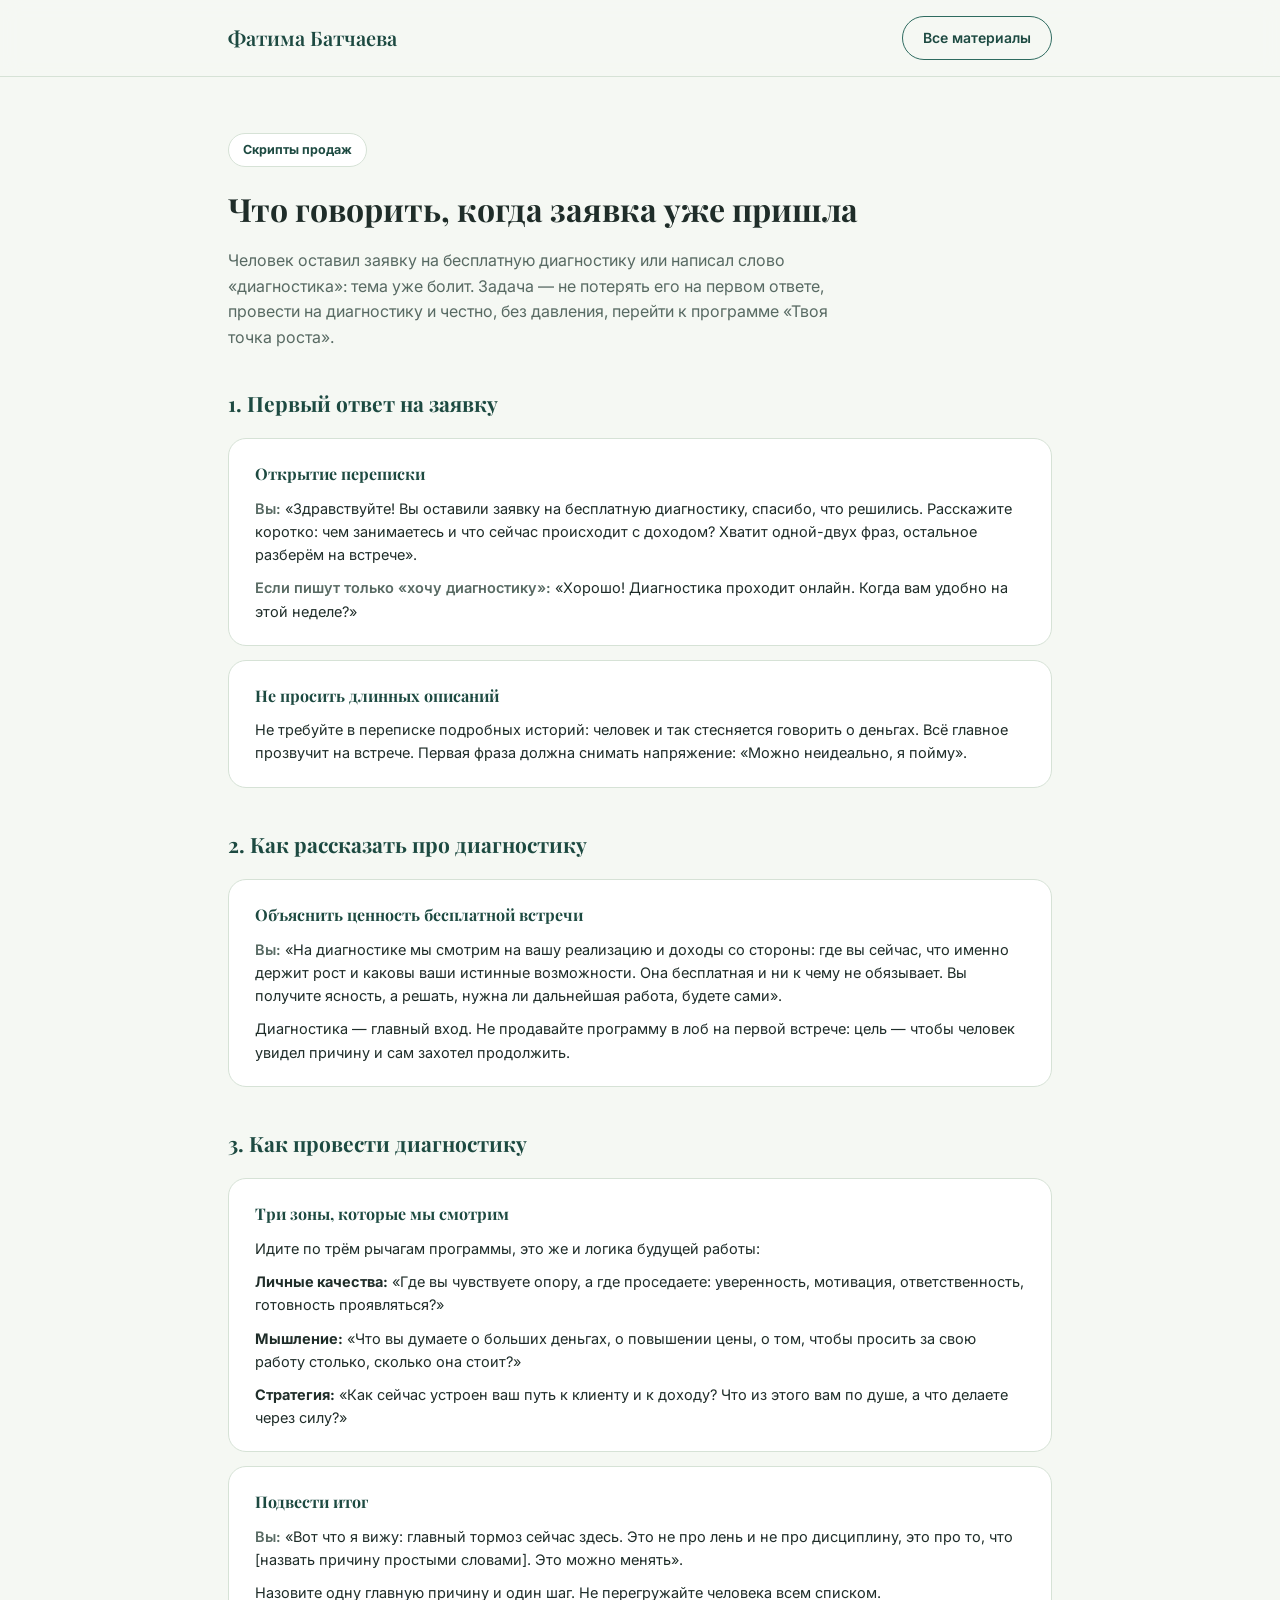
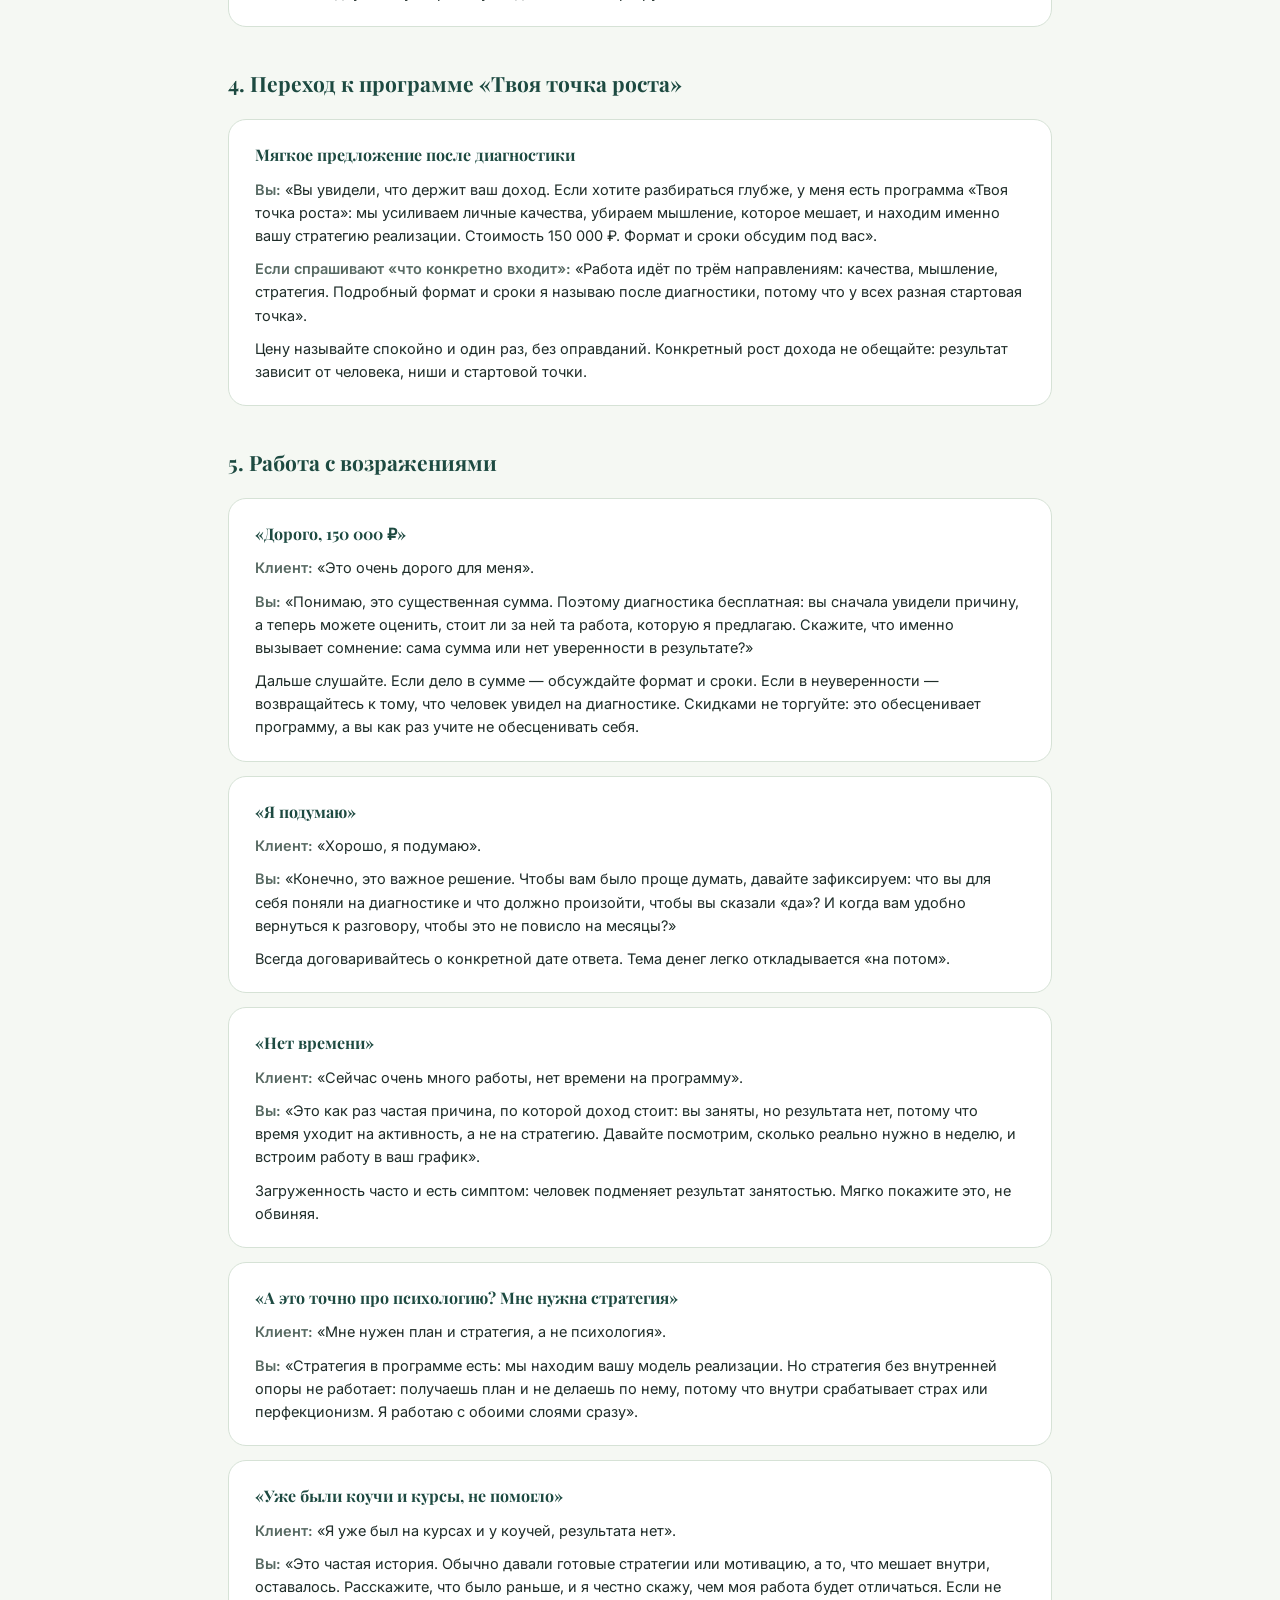
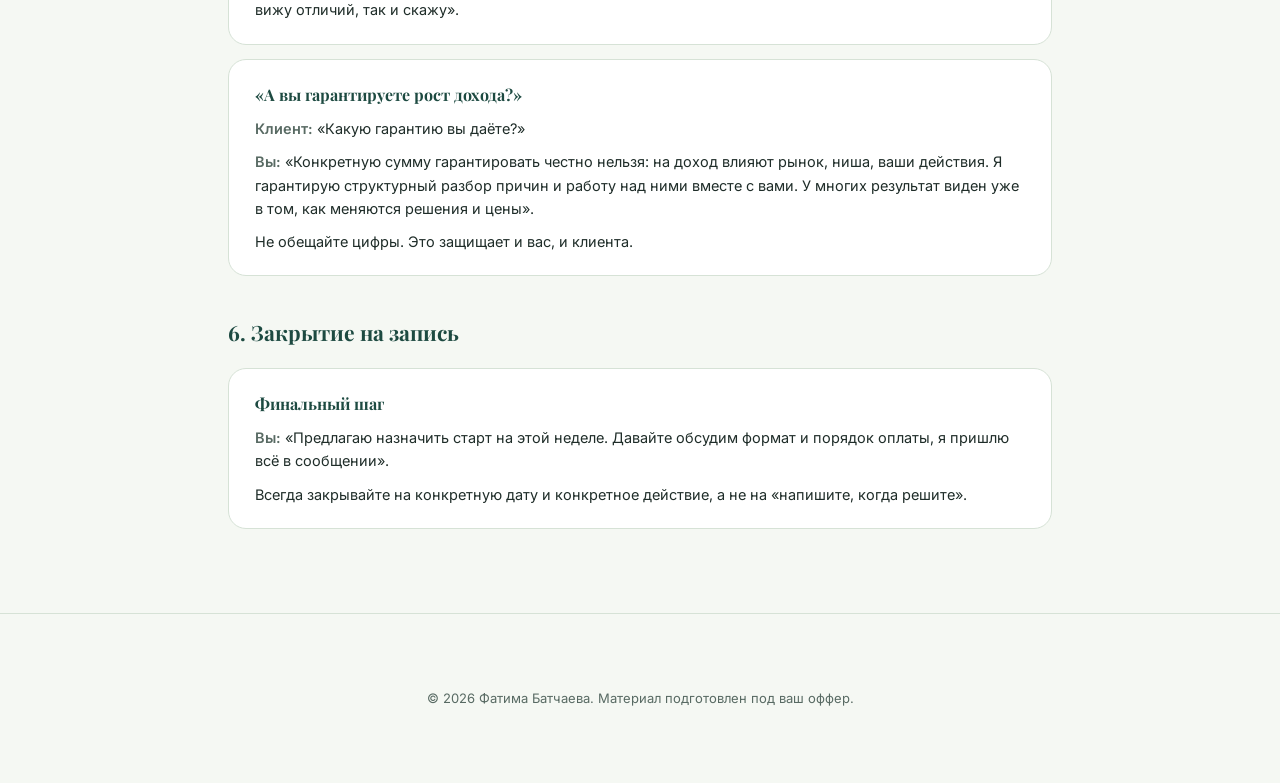
<file: scripts.html>
<!DOCTYPE html>
<html lang="ru">
<head>
<meta charset="UTF-8">
<meta name="viewport" content="width=device-width, initial-scale=1.0">
<title>Скрипты продаж — Фатима Батчаева</title>
<link rel="preconnect" href="https://fonts.googleapis.com">
<link rel="preconnect" href="https://fonts.gstatic.com" crossorigin>
<link href="https://fonts.googleapis.com/css2?family=Playfair+Display:wght@500;600;700&family=Inter:wght@400;500;600;700;800&display=swap" rel="stylesheet">
<link rel="stylesheet" href="styles.css">
</head>
<body>

<header class="doc-header">
  <div class="container doc-bar">
    <a href="index.html" class="logo__main">Фатима Батчаева</a>
    <div class="doc-bar__actions">
      <a href="materials.html" class="btn btn--ghost btn--sm">Все материалы</a>
    </div>
  </div>
</header>

<main class="container doc-hero">
  <span class="tag">Скрипты продаж</span>
  <h1>Что говорить, когда заявка уже пришла</h1>
  <p>Человек оставил заявку на бесплатную диагностику или написал слово «диагностика»: тема уже болит. Задача — не потерять его на первом ответе, провести на диагностику и честно, без давления, перейти к программе «Твоя точка роста».</p>
</main>

<section class="container doc-section">
  <h2>1. Первый ответ на заявку</h2>
  <div class="script-block">
    <h3>Открытие переписки</h3>
    <p><span class="who">Вы:</span> «Здравствуйте! Вы оставили заявку на бесплатную диагностику, спасибо, что решились. Расскажите коротко: чем занимаетесь и что сейчас происходит с доходом? Хватит одной-двух фраз, остальное разберём на встрече».</p>
    <p><span class="who">Если пишут только «хочу диагностику»:</span> «Хорошо! Диагностика проходит онлайн. Когда вам удобно на этой неделе?»</p>
  </div>
  <div class="script-block">
    <h3>Не просить длинных описаний</h3>
    <p>Не требуйте в переписке подробных историй: человек и так стесняется говорить о деньгах. Всё главное прозвучит на встрече. Первая фраза должна снимать напряжение: «Можно неидеально, я пойму».</p>
  </div>

  <h2>2. Как рассказать про диагностику</h2>
  <div class="script-block">
    <h3>Объяснить ценность бесплатной встречи</h3>
    <p><span class="who">Вы:</span> «На диагностике мы смотрим на вашу реализацию и доходы со стороны: где вы сейчас, что именно держит рост и каковы ваши истинные возможности. Она бесплатная и ни к чему не обязывает. Вы получите ясность, а решать, нужна ли дальнейшая работа, будете сами».</p>
    <p>Диагностика — главный вход. Не продавайте программу в лоб на первой встрече: цель — чтобы человек увидел причину и сам захотел продолжить.</p>
  </div>

  <h2>3. Как провести диагностику</h2>
  <div class="script-block">
    <h3>Три зоны, которые мы смотрим</h3>
    <p>Идите по трём рычагам программы, это же и логика будущей работы:</p>
    <p><strong>Личные качества:</strong> «Где вы чувствуете опору, а где проседаете: уверенность, мотивация, ответственность, готовность проявляться?»</p>
    <p><strong>Мышление:</strong> «Что вы думаете о больших деньгах, о повышении цены, о том, чтобы просить за свою работу столько, сколько она стоит?»</p>
    <p><strong>Стратегия:</strong> «Как сейчас устроен ваш путь к клиенту и к доходу? Что из этого вам по душе, а что делаете через силу?»</p>
  </div>
  <div class="script-block">
    <h3>Подвести итог</h3>
    <p><span class="who">Вы:</span> «Вот что я вижу: главный тормоз сейчас здесь. Это не про лень и не про дисциплину, это про то, что [назвать причину простыми словами]. Это можно менять».</p>
    <p>Назовите одну главную причину и один шаг. Не перегружайте человека всем списком.</p>
  </div>

  <h2>4. Переход к программе «Твоя точка роста»</h2>
  <div class="script-block">
    <h3>Мягкое предложение после диагностики</h3>
    <p><span class="who">Вы:</span> «Вы увидели, что держит ваш доход. Если хотите разбираться глубже, у меня есть программа «Твоя точка роста»: мы усиливаем личные качества, убираем мышление, которое мешает, и находим именно вашу стратегию реализации. Стоимость 150 000 ₽. Формат и сроки обсудим под вас».</p>
    <p><span class="who">Если спрашивают «что конкретно входит»:</span> «Работа идёт по трём направлениям: качества, мышление, стратегия. Подробный формат и сроки я называю после диагностики, потому что у всех разная стартовая точка».</p>
    <p>Цену называйте спокойно и один раз, без оправданий. Конкретный рост дохода не обещайте: результат зависит от человека, ниши и стартовой точки.</p>
  </div>

  <h2>5. Работа с возражениями</h2>
  <div class="script-block">
    <h3>«Дорого, 150 000 ₽»</h3>
    <p><span class="who">Клиент:</span> «Это очень дорого для меня».</p>
    <p><span class="who">Вы:</span> «Понимаю, это существенная сумма. Поэтому диагностика бесплатная: вы сначала увидели причину, а теперь можете оценить, стоит ли за ней та работа, которую я предлагаю. Скажите, что именно вызывает сомнение: сама сумма или нет уверенности в результате?»</p>
    <p>Дальше слушайте. Если дело в сумме — обсуждайте формат и сроки. Если в неуверенности — возвращайтесь к тому, что человек увидел на диагностике. Скидками не торгуйте: это обесценивает программу, а вы как раз учите не обесценивать себя.</p>
  </div>
  <div class="script-block">
    <h3>«Я подумаю»</h3>
    <p><span class="who">Клиент:</span> «Хорошо, я подумаю».</p>
    <p><span class="who">Вы:</span> «Конечно, это важное решение. Чтобы вам было проще думать, давайте зафиксируем: что вы для себя поняли на диагностике и что должно произойти, чтобы вы сказали «да»? И когда вам удобно вернуться к разговору, чтобы это не повисло на месяцы?»</p>
    <p>Всегда договаривайтесь о конкретной дате ответа. Тема денег легко откладывается «на потом».</p>
  </div>
  <div class="script-block">
    <h3>«Нет времени»</h3>
    <p><span class="who">Клиент:</span> «Сейчас очень много работы, нет времени на программу».</p>
    <p><span class="who">Вы:</span> «Это как раз частая причина, по которой доход стоит: вы заняты, но результата нет, потому что время уходит на активность, а не на стратегию. Давайте посмотрим, сколько реально нужно в неделю, и встроим работу в ваш график».</p>
    <p>Загруженность часто и есть симптом: человек подменяет результат занятостью. Мягко покажите это, не обвиняя.</p>
  </div>
  <div class="script-block">
    <h3>«А это точно про психологию? Мне нужна стратегия»</h3>
    <p><span class="who">Клиент:</span> «Мне нужен план и стратегия, а не психология».</p>
    <p><span class="who">Вы:</span> «Стратегия в программе есть: мы находим вашу модель реализации. Но стратегия без внутренней опоры не работает: получаешь план и не делаешь по нему, потому что внутри срабатывает страх или перфекционизм. Я работаю с обоими слоями сразу».</p>
  </div>
  <div class="script-block">
    <h3>«Уже были коучи и курсы, не помогло»</h3>
    <p><span class="who">Клиент:</span> «Я уже был на курсах и у коучей, результата нет».</p>
    <p><span class="who">Вы:</span> «Это частая история. Обычно давали готовые стратегии или мотивацию, а то, что мешает внутри, оставалось. Расскажите, что было раньше, и я честно скажу, чем моя работа будет отличаться. Если не вижу отличий, так и скажу».</p>
  </div>
  <div class="script-block">
    <h3>«А вы гарантируете рост дохода?»</h3>
    <p><span class="who">Клиент:</span> «Какую гарантию вы даёте?»</p>
    <p><span class="who">Вы:</span> «Конкретную сумму гарантировать честно нельзя: на доход влияют рынок, ниша, ваши действия. Я гарантирую структурный разбор причин и работу над ними вместе с вами. У многих результат виден уже в том, как меняются решения и цены».</p>
    <p>Не обещайте цифры. Это защищает и вас, и клиента.</p>
  </div>

  <h2>6. Закрытие на запись</h2>
  <div class="script-block">
    <h3>Финальный шаг</h3>
    <p><span class="who">Вы:</span> «Предлагаю назначить старт на этой неделе. Давайте обсудим формат и порядок оплаты, я пришлю всё в сообщении».</p>
    <p>Всегда закрывайте на конкретную дату и конкретное действие, а не на «напишите, когда решите».</p>
  </div>
</section>

<footer class="footer">
  <div class="container footer__bottom">
    <span>© <span id="year"></span> Фатима Батчаева. Материал подготовлен под ваш оффер.</span>
  </div>
</footer>

<script>document.getElementById('year').textContent = new Date().getFullYear();</script>
</body>
</html>
</file>
<file: styles.css>
:root {
  --bg: #f5f8f3;
  --bg-alt: #e8f0e6;
  --surface: #ffffff;
  --ink: #1f2d29;
  --ink-soft: #586a63;
  --accent: #2e6b5f;
  --accent-dark: #1d4a41;
  --gold: #c9a46a;
  --leaf: #5f8f6b;
  --leaf-soft: #e3efe6;
  --border: #d6e2d6;
  --shadow: 0 20px 45px -25px rgba(20, 60, 50, 0.25);
  --radius: 18px;
  --font-head: 'Playfair Display', serif;
  --font-body: 'Inter', sans-serif;
}

* { box-sizing: border-box; margin: 0; padding: 0; }
html { scroll-behavior: smooth; }
body {
  font-family: var(--font-body);
  background: var(--bg);
  color: var(--ink);
  line-height: 1.6;
  -webkit-font-smoothing: antialiased;
}
img { max-width: 100%; display: block; }
a { color: inherit; text-decoration: none; }
ul { list-style: none; }

.container { max-width: 1180px; margin: 0 auto; padding: 0 24px; }

.section-eyebrow, .eyebrow {
  display: inline-block;
  font-size: 13px;
  font-weight: 600;
  letter-spacing: 0.08em;
  text-transform: uppercase;
  color: var(--accent-dark);
  margin-bottom: 12px;
}
.section-title {
  font-family: var(--font-head);
  font-size: clamp(28px, 3.4vw, 40px);
  font-weight: 600;
  margin-bottom: 40px;
  color: var(--ink);
}

.btn {
  display: inline-flex;
  align-items: center;
  justify-content: center;
  gap: 8px;
  padding: 14px 28px;
  border-radius: 999px;
  font-weight: 600;
  font-size: 15px;
  border: 1.5px solid transparent;
  cursor: pointer;
  transition: transform 0.2s ease, box-shadow 0.2s ease, background 0.2s ease;
  white-space: nowrap;
}
.btn--primary {
  background: linear-gradient(135deg, var(--accent), var(--accent-dark));
  color: #fff;
  box-shadow: 0 12px 30px -12px rgba(29,74,65, 0.55);
}
.btn--primary:hover { transform: translateY(-2px); box-shadow: 0 16px 36px -12px rgba(29,74,65, 0.6); }
.btn--ghost {
  background: transparent;
  border-color: var(--accent);
  color: var(--accent-dark);
}
.btn--ghost:hover { background: rgba(46,107,95, 0.08); }
.btn--sm { padding: 10px 20px; font-size: 14px; }
.btn--block { width: 100%; }

/* HEADER */
.header {
  position: sticky;
  top: 0;
  z-index: 100;
  background: rgba(245,248,243, 0.9);
  backdrop-filter: blur(10px);
  border-bottom: 1px solid transparent;
  transition: border-color 0.2s ease, box-shadow 0.2s ease;
}
.header.scrolled { border-color: var(--border); box-shadow: 0 8px 24px -20px rgba(20,60,50,0.3); }
.header__inner {
  display: flex;
  align-items: center;
  justify-content: space-between;
  gap: 24px;
  min-width: 0;
  padding: 16px 24px;
}
.logo { display: flex; flex-direction: column; align-items: flex-start; line-height: 1.1; flex-shrink: 0; }
.logo__main { font-family: var(--font-head); font-weight: 600; font-size: 20px; color: var(--accent-dark); }
.logo__suffix { font-size: 11px; color: var(--ink-soft); letter-spacing: 0.03em; }

.nav { display: flex; gap: 22px; flex-wrap: wrap; }
.nav a { font-size: 14.5px; font-weight: 500; color: var(--ink-soft); white-space: nowrap; transition: color 0.2s ease; }
.nav a:hover { color: var(--accent-dark); }

.header__actions { display: flex; align-items: center; gap: 14px; flex-shrink: 0; }
.header__tg { display: flex; align-items: center; gap: 6px; font-size: 14px; font-weight: 500; color: var(--ink-soft); }
.header__tg svg { color: var(--accent); }
.header__tg:hover { color: var(--accent-dark); }

.burger { display: none; flex-direction: column; justify-content: center; gap: 5px; width: 36px; height: 36px; background: none; border: none; cursor: pointer; }
.burger span { display: block; height: 2px; width: 100%; background: var(--ink); border-radius: 2px; transition: 0.25s ease; }
.burger.is-open span:nth-child(1) { transform: translateY(7px) rotate(45deg); }
.burger.is-open span:nth-child(2) { opacity: 0; }
.burger.is-open span:nth-child(3) { transform: translateY(-7px) rotate(-45deg); }

/* HERO */
.hero { padding: 76px 0 90px; overflow: hidden; }
.hero__inner {
  display: grid;
  grid-template-columns: 1.15fr 0.85fr;
  gap: 56px;
  align-items: center;
}
.hero h1 {
  font-family: var(--font-head);
  font-size: clamp(32px, 4.3vw, 50px);
  font-weight: 600;
  line-height: 1.18;
  margin-bottom: 20px;
  color: var(--ink);
}
.hero h1 span { color: var(--accent); font-style: italic; }
.hero__lead { font-size: 17px; color: var(--ink-soft); max-width: 540px; margin-bottom: 32px; }
.hero__cta { display: flex; gap: 16px; flex-wrap: wrap; margin-bottom: 44px; }

.hero__stats { display: flex; gap: 36px; flex-wrap: wrap; }
.stat { display: flex; flex-direction: column; }
.stat__num, .stat__suffix { font-family: var(--font-head); font-size: 30px; font-weight: 700; color: var(--accent-dark); display: inline; }
.stat__label { font-size: 13px; color: var(--ink-soft); margin-top: 2px; }

.hero__card {
  background: var(--surface);
  border-radius: var(--radius);
  box-shadow: var(--shadow);
  border: 1px solid var(--border);
  position: relative;
  overflow: hidden;
}
.hero__card-photo {
  width: 100%;
  aspect-ratio: 3 / 4;
  object-fit: cover;
  object-position: top center;
}
.hero__card-body { padding: 28px 32px 32px; }
.hero__card-badge {
  display: inline-block;
  background: var(--bg-alt);
  color: var(--accent-dark);
  font-size: 12.5px;
  font-weight: 600;
  padding: 6px 14px;
  border-radius: 999px;
  margin-bottom: 20px;
}
.hero__card-list { display: flex; flex-direction: column; gap: 14px; margin-bottom: 24px; }
.hero__card-list li {
  position: relative;
  padding-left: 24px;
  font-size: 15px;
  color: var(--ink-soft);
}
.hero__card-list li::before {
  content: "";
  position: absolute;
  left: 0; top: 7px;
  width: 8px; height: 8px;
  border-radius: 50%;
  background: var(--gold);
}
.hero__card-quote {
  font-family: var(--font-head);
  font-style: italic;
  font-size: 16px;
  color: var(--accent-dark);
  border-top: 1px solid var(--border);
  padding-top: 20px;
}

/* ABOUT */
.about { padding: 70px 0; background: var(--bg-alt); }
.about__intro { display: flex; gap: 40px; align-items: center; margin-bottom: 48px; }
.about__photo {
  width: 220px;
  height: 220px;
  border-radius: 50%;
  object-fit: cover;
  flex-shrink: 0;
  box-shadow: var(--shadow);
  border: 4px solid var(--surface);
}
.about__text { font-size: 16.5px; color: var(--ink-soft); max-width: 760px; margin-bottom: 0; }
.audience { display: grid; grid-template-columns: repeat(4, 1fr); gap: 22px; }
.audience__card {
  background: var(--surface);
  border-radius: var(--radius);
  padding: 30px 28px;
  border: 1px solid var(--border);
}
.audience__icon {
  width: 52px; height: 52px;
  border-radius: 14px;
  background: linear-gradient(135deg, rgba(46,107,95,0.12), rgba(201,164,106,0.12));
  color: var(--accent-dark);
  display: flex; align-items: center; justify-content: center;
  margin-bottom: 18px;
}
.audience__card h3 { font-family: var(--font-head); font-size: 20px; margin-bottom: 10px; }
.audience__card p { font-size: 15px; color: var(--ink-soft); }

/* PRINCIPLES */
.principles { padding: 80px 0; }
.grid-4 { display: grid; grid-template-columns: repeat(4, 1fr); gap: 24px; }
.principle {
  background: var(--surface);
  border: 1px solid var(--border);
  border-radius: var(--radius);
  padding: 28px 24px;
}
.principle__icon {
  width: 48px; height: 48px;
  border-radius: 12px;
  background: var(--bg-alt);
  color: var(--accent-dark);
  display: flex; align-items: center; justify-content: center;
  margin-bottom: 16px;
}
.principle h3 { font-family: var(--font-head); font-size: 18px; margin-bottom: 8px; }
.principle p { font-size: 14.5px; color: var(--ink-soft); }

/* SERVICES */
.services { padding: 80px 0; background: var(--bg-alt); }
.grid-3 { display: grid; grid-template-columns: repeat(2, 1fr); gap: 26px; max-width: 780px; margin: 0 auto; }
.service {
  background: var(--surface);
  border: 1px solid var(--border);
  border-radius: var(--radius);
  padding: 32px 28px;
  position: relative;
  display: flex;
  flex-direction: column;
}
.service--accent { border-color: var(--accent); box-shadow: var(--shadow); transform: translateY(-6px); }
.service__badge {
  position: absolute;
  top: -13px; left: 28px;
  background: var(--accent);
  color: #fff;
  font-size: 12px;
  font-weight: 600;
  padding: 5px 14px;
  border-radius: 999px;
}
.service h3 { font-family: var(--font-head); font-size: 21px; margin-bottom: 10px; }
.service p { font-size: 14.5px; color: var(--ink-soft); flex-grow: 1; margin-bottom: 18px; }
.service__price { font-family: var(--font-head); font-size: 26px; font-weight: 700; color: var(--accent-dark); margin-bottom: 14px; }
.service__link { font-size: 14.5px; font-weight: 600; color: var(--accent-dark); }
.service__link:hover { text-decoration: underline; }

/* PRICE */
.price { padding: 80px 0; }
.price__table { border: 1px solid var(--border); border-radius: var(--radius); overflow: hidden; background: var(--surface); }
.price__row {
  display: grid;
  grid-template-columns: 1.1fr 1.6fr 0.9fr;
  gap: 16px;
  padding: 18px 26px;
  border-bottom: 1px solid var(--border);
  align-items: center;
}
.price__row:last-child { border-bottom: none; }
.price__row--head {
  background: var(--bg-alt);
  font-size: 13px;
  font-weight: 600;
  text-transform: uppercase;
  letter-spacing: 0.04em;
  color: var(--ink-soft);
}
.price__row span:first-child { font-weight: 600; }
.price__row span:last-child { font-weight: 700; color: var(--accent-dark); text-align: right; }
.price__note { margin-top: 20px; font-size: 14.5px; color: var(--ink-soft); }

/* PROCESS */
.process { padding: 80px 0; background: var(--bg-alt); }
.steps { display: grid; grid-template-columns: repeat(4, 1fr); gap: 20px; }
.step { text-align: center; }
.step__num {
  width: 44px; height: 44px;
  border-radius: 50%;
  background: linear-gradient(135deg, var(--accent), var(--accent-dark));
  color: #fff;
  font-family: var(--font-head);
  font-weight: 700;
  font-size: 18px;
  display: flex; align-items: center; justify-content: center;
  margin: 0 auto 14px;
}
.step h3 { font-family: var(--font-head); font-size: 17px; margin-bottom: 8px; }
.step p { font-size: 13.5px; color: var(--ink-soft); }

/* FAQ */
.faq { padding: 80px 0; }
.faq__list { max-width: 800px; display: flex; flex-direction: column; gap: 12px; }
.faq__item {
  background: var(--surface);
  border: 1px solid var(--border);
  border-radius: 14px;
  padding: 18px 22px;
}
.faq__item summary {
  cursor: pointer;
  font-weight: 600;
  font-size: 15.5px;
  list-style: none;
  display: flex;
  justify-content: space-between;
  align-items: center;
  gap: 16px;
}
.faq__item summary::-webkit-details-marker { display: none; }
.faq__item summary::after { content: "+"; font-size: 20px; color: var(--accent); margin-left: 12px; flex-shrink: 0; }
.faq__item[open] summary::after { content: "−"; }
.faq__item p { margin-top: 12px; font-size: 14.5px; color: var(--ink-soft); }

/* FORM */
.form-section { padding: 80px 0; background: var(--bg-alt); }
.form-section__inner { display: grid; grid-template-columns: 1fr 1fr; gap: 56px; align-items: start; }
.form-section__text p { font-size: 15.5px; color: var(--ink-soft); margin: 14px 0 28px; }
.form-section__contacts { display: flex; flex-direction: column; gap: 12px; }
.contact-card {
  display: flex; align-items: center; gap: 12px;
  background: var(--surface);
  border: 1px solid var(--border);
  border-radius: 14px;
  padding: 14px 18px;
  font-weight: 500;
  transition: border-color 0.2s ease;
}
.contact-card svg { color: var(--accent); flex-shrink: 0; }
.contact-card:hover { border-color: var(--accent); }

.form {
  background: var(--surface);
  border: 1px solid var(--border);
  border-radius: var(--radius);
  padding: 32px;
  box-shadow: var(--shadow);
  display: flex;
  flex-direction: column;
  gap: 18px;
}
.form label { display: flex; flex-direction: column; gap: 6px; font-size: 14px; font-weight: 600; color: var(--ink); }
.form input, .form textarea {
  font-family: var(--font-body);
  border: 1.5px solid var(--border);
  border-radius: 10px;
  padding: 12px 14px;
  font-size: 15px;
  color: var(--ink);
  background: var(--bg);
  resize: vertical;
}
.form input:focus, .form textarea:focus { outline: none; border-color: var(--accent); }
.form__hint { font-size: 12.5px; color: var(--ink-soft); text-align: center; }

/* FOOTER */
.footer { padding: 44px 0; border-top: 1px solid var(--border); }
.footer__inner {
  display: flex;
  justify-content: space-between;
  align-items: center;
  flex-wrap: wrap;
  gap: 20px;
}
.footer__brand p { font-size: 13.5px; color: var(--ink-soft); margin-top: 4px; }
.footer__links { display: flex; gap: 22px; flex-wrap: wrap; }
.footer__links a { font-size: 14px; color: var(--ink-soft); }
.footer__links a:hover { color: var(--accent-dark); }
.footer__copy { font-size: 13px; color: var(--ink-soft); }

/* FAB */
.fab {
  position: fixed;
  bottom: 26px; right: 26px;
  width: 58px; height: 58px;
  border-radius: 50%;
  background: linear-gradient(135deg, var(--accent), var(--accent-dark));
  color: #fff;
  display: flex; align-items: center; justify-content: center;
  box-shadow: 0 14px 30px -10px rgba(29,74,65, 0.6);
  z-index: 90;
  transition: transform 0.2s ease;
}
.fab:hover { transform: scale(1.08); }

/* HOUSE ART */
.hero__art { background: linear-gradient(160deg, #e4f0e8, #cfe3d6); padding: 36px 32px 8px; display: flex; justify-content: center; }
.hero__art svg { width: 100%; max-width: 300px; height: auto; }

/* AUDIENCE LISTS */
.audience__card ul { margin-top: 14px; display: flex; flex-direction: column; gap: 8px; }
.audience__card li { position: relative; padding-left: 20px; font-size: 14.5px; color: var(--ink-soft); }
.audience__card li::before { content: ""; position: absolute; left: 0; top: 9px; width: 7px; height: 7px; border-radius: 50%; background: var(--gold); }
.audience__tag { display: inline-block; font-size: 12px; font-weight: 700; letter-spacing: .06em; text-transform: uppercase; color: var(--accent-dark); margin-bottom: 10px; }

/* METHOD */
.method { padding: 80px 0; }
.method__grid { display: grid; grid-template-columns: 1fr 1fr; gap: 28px; }
.method__lead { font-size: 17px; color: var(--ink-soft); max-width: 760px; margin-bottom: 36px; }
.method__box { background: var(--surface); border: 1px solid var(--border); border-radius: var(--radius); padding: 30px 28px; }
.method__box h3 { font-family: var(--font-head); font-size: 20px; margin-bottom: 12px; }
.method__box p { font-size: 15px; color: var(--ink-soft); margin-bottom: 10px; }
.method__box p:last-child { margin-bottom: 0; }
.method__box--accent { background: linear-gradient(160deg, #e3efe6, #dcebdd); border-color: #bcd6c3; }
.method__box--accent h3 { color: var(--accent-dark); }

/* SERVICES GRID */
.services-grid { display: grid; grid-template-columns: repeat(3, 1fr); gap: 26px; }
.services__sub { font-family: var(--font-head); font-size: 22px; margin: 44px 0 20px; color: var(--accent-dark); }
.services__sub:first-of-type { margin-top: 0; }
.service__price small { font-family: var(--font-body); font-size: 13px; font-weight: 500; color: var(--ink-soft); }

/* DECOR */
@media (max-width: 820px) { .header__actions .btn { display: none; } .header__inner { gap: 12px; } }
.hero__inner > *, .diag__inner > *, .course__card > *, .form-section__inner > * { min-width: 0; }
.btn { white-space: normal; text-align: center; }
strong { font-weight: 700; }
.deco { position: relative; overflow: hidden; }
.deco > .container { position: relative; z-index: 1; }
.leaf { position: absolute; width: 230px; height: 310px; pointer-events: none; opacity: .5; z-index: 0; }
.leaf--tr { top: -10px; right: -30px; transform: rotate(18deg); }
.leaf--bl { bottom: -20px; left: -40px; transform: rotate(-160deg) scaleX(-1); }
.leaf--soft { opacity: .35; }
.hero__who { font-size: 15px; color: var(--ink); margin-bottom: 28px; max-width: 520px; }
.hero__note { font-size: 13px; color: var(--ink-soft); margin-top: 12px; }
.hero__cta { margin-bottom: 0; }
.hero__card-body { padding: 22px 28px 28px; }
.hero__card-quote { border-top: none; padding-top: 0; }

.recognize { padding: 80px 0; background: var(--bg-alt); }
.recognize__list { display: grid; grid-template-columns: 1fr 1fr; gap: 16px; margin: 24px 0 28px; }
.recognize__list li { background: var(--surface); border: 1px solid var(--border); border-radius: var(--radius); padding: 18px 20px 18px 48px; position: relative; font-size: 15.5px; }
.recognize__list li::before { content: ""; position: absolute; left: 20px; top: 23px; width: 12px; height: 12px; border-radius: 50% 0 50% 0; background: var(--leaf); }
.recognize__care { font-family: var(--font-head); font-style: italic; font-size: 19px; color: var(--accent-dark); max-width: 760px; }

.about { background: var(--bg); }
.about__text + .about__text { margin-top: 14px; }

.diag { padding: 80px 0; background: var(--leaf-soft); }
.diag__inner { display: grid; grid-template-columns: 1.1fr .9fr; gap: 48px; align-items: center; }
.diag__lead { font-size: 17px; color: var(--ink-soft); margin-bottom: 18px; }
.diag__list { display: flex; flex-direction: column; gap: 10px; margin-bottom: 22px; }
.diag__list li { position: relative; padding-left: 26px; font-size: 15.5px; }
.diag__list li::before { content: ""; position: absolute; left: 0; top: 8px; width: 10px; height: 10px; border-radius: 50% 0 50% 0; background: var(--leaf); }
.diag__price { font-size: 15px; color: var(--ink-soft); background: rgba(255,255,255,.7); border-radius: 12px; padding: 14px 18px; margin-bottom: 22px; }
.diag__brand img { width: 100%; border-radius: var(--radius); box-shadow: var(--shadow); }

.steps--3 { grid-template-columns: repeat(3, 1fr); }

.course { padding: 70px 0; }
.course__card { display: grid; grid-template-columns: 1.2fr .8fr; gap: 36px; align-items: center; background: var(--surface); border: 1px solid var(--border); border-radius: var(--radius); padding: 36px; box-shadow: var(--shadow); }
.course__text p { color: var(--ink-soft); }
.course__price { font-family: var(--font-head); display: flex; align-items: baseline; gap: 14px; margin-bottom: 8px; }
.course__price s { font-size: 20px; color: var(--ink-soft); }
.course__price strong { font-size: 36px; color: var(--accent-dark); }
.course__promo { font-size: 14px; color: var(--ink-soft); margin-bottom: 14px; }

.videos { padding: 80px 0; background: var(--bg-alt); }
.video-grid { display: grid; grid-template-columns: repeat(3, 1fr); gap: 24px; }
.video { background: var(--surface); border: 1px solid var(--border); border-radius: var(--radius); overflow: hidden; }
.video__btn { position: relative; display: block; width: 100%; aspect-ratio: 16 / 9; border: 0; padding: 0; cursor: pointer; background: #000; }
.video__btn img, .video iframe { width: 100%; height: 100%; object-fit: cover; display: block; border: 0; }
.video iframe { aspect-ratio: 16 / 9; }
.video__play { position: absolute; left: 50%; top: 50%; width: 60px; height: 60px; margin: -30px 0 0 -30px; border-radius: 50%; background: rgba(245,248,243,.92); }
.video__play::after { content: ""; position: absolute; left: 24px; top: 19px; border-left: 18px solid var(--accent-dark); border-top: 11px solid transparent; border-bottom: 11px solid transparent; }
.video p { padding: 16px 18px 18px; font-size: 14.5px; font-weight: 600; }
.videos__more { margin-top: 24px; }

.form-section__care { font-family: var(--font-head); font-style: italic; color: var(--accent-dark); margin-top: 18px; }

@media (max-width: 900px) {
  .recognize__list { grid-template-columns: 1fr; }
  .diag__inner, .course__card { grid-template-columns: 1fr; }
  .video-grid { grid-template-columns: 1fr; }
  .steps--3 { grid-template-columns: 1fr; }
  .course__card { padding: 26px; }
}

/* REVEAL */
.reveal { opacity: 0; transform: translateY(18px); transition: opacity 0.6s ease, transform 0.6s ease; }
.reveal.is-visible { opacity: 1; transform: translateY(0); }

/* BREAKPOINTS */
@media (max-width: 1180px) {
  .nav { gap: 16px; }
  .nav a { font-size: 14px; }
}
@media (max-width: 1100px) {
  .nav { display: none; }
  .burger { display: flex; }
  .nav.is-open {
    display: flex;
    flex-direction: column;
    position: absolute;
    top: 100%; left: 0; right: 0;
    background: var(--surface);
    padding: 20px 24px;
    border-bottom: 1px solid var(--border);
    gap: 16px;
  }
}
@media (max-width: 900px) {
  .services-grid { grid-template-columns: 1fr 1fr; }
  .method__grid { grid-template-columns: 1fr; }
  .hero__inner { grid-template-columns: 1fr; }
  .hero__card { order: -1; }
  .grid-4 { grid-template-columns: repeat(2, 1fr); }
  .grid-3 { grid-template-columns: 1fr; max-width: 420px; }
  .service--accent { transform: none; }
  .audience { grid-template-columns: 1fr 1fr; }
  .steps { grid-template-columns: repeat(2, 1fr); }
  .about__intro { flex-direction: column; text-align: center; }
  .form-section__inner { grid-template-columns: 1fr; }
  .price__row { grid-template-columns: 1fr; gap: 4px; }
  .price__row span:last-child { text-align: left; }
  .price__row--head { display: none; }
}
@media (max-width: 560px) {
  .audience { grid-template-columns: 1fr; }
  .steps--3 { grid-template-columns: 1fr; }
  .video-grid { grid-template-columns: 1fr; }
  .diag__inner, .course__card { grid-template-columns: 1fr; }
  .leaf { opacity: .3; width: 120px; height: 160px; }
  .services-grid { grid-template-columns: 1fr; }
  .grid-4 { grid-template-columns: 1fr; }
  .steps { grid-template-columns: 1fr; }
  .header__inner { gap: 12px; }
  .logo__main { font-size: 18px; }
  .header__tg span { display: none; }
  .hero__stats { gap: 24px; }
}
@media (max-width: 380px) {
  .logo__suffix { display: none; }
}

/* ===== DOC PAGES (материалы/скрипты/презентация/аутрич) ===== */
.tag { display: inline-block; padding: 6px 14px; border: 1px solid var(--border); border-radius: 999px; font-size: 12.5px; font-weight: 700; color: var(--accent-dark); background: var(--surface); }
.doc-header { position: sticky; top: 0; z-index: 100; background: rgba(245,248,243,0.92); backdrop-filter: blur(10px); border-bottom: 1px solid var(--border); }
.container.doc-bar { max-width: 920px; padding-left: 48px; padding-right: 48px; }
.doc-bar { display: flex; align-items: center; justify-content: space-between; height: 76px; }
.doc-bar__actions { display: flex; align-items: center; gap: 14px; }
.container.doc-hero, .container.doc-section { max-width: 920px; padding-left: 48px; padding-right: 48px; }
.doc-hero { padding-top: 56px; padding-bottom: 36px; }
.doc-hero .tag { margin-bottom: 16px; }
.doc-hero h1 { font-family: var(--font-head); font-size: 32px; margin-bottom: 14px; color: var(--ink); }
.doc-hero p { color: var(--ink-soft); font-size: 16px; max-width: 640px; }
.doc-section { padding-top: 0; padding-bottom: 70px; }
.doc-section h2 { font-family: var(--font-head); font-size: 21px; margin: 0 0 18px; color: var(--accent-dark); }
.doc-section h2:not(:first-child) { margin-top: 40px; }
.script-block { background: var(--surface); border: 1px solid var(--border); border-radius: var(--radius); padding: 22px 26px; margin-bottom: 14px; }
.script-block h3 { font-family: var(--font-head); font-size: 16px; margin-bottom: 10px; color: var(--accent-dark); }
.script-block p { color: var(--ink); font-size: 14.5px; margin-bottom: 10px; }
.script-block p:last-child { margin-bottom: 0; }
.script-block .who { color: var(--ink-soft); font-weight: 600; }
.material-grid { display: grid; grid-template-columns: repeat(3, 1fr); gap: 24px; margin-top: 8px; }
.material-card { background: var(--surface); border: 1px solid var(--border); border-radius: var(--radius); padding: 28px; display: flex; flex-direction: column; gap: 12px; }
.material-card__icon { margin-bottom: 4px; color: var(--accent); }
.material-card h3 { font-family: var(--font-head); font-size: 18px; }
.material-card p { color: var(--ink-soft); font-size: 14px; flex-grow: 1; }
.usp-grid { display: grid; grid-template-columns: repeat(3, 1fr); gap: 22px; margin-bottom: 8px; }
.usp { background: var(--surface); border: 1px solid var(--border); border-radius: var(--radius); padding: 24px; }
.usp__num { display: block; font-family: var(--font-head); font-size: 30px; font-weight: 700; color: var(--accent-dark); margin-bottom: 8px; }
.usp p { color: var(--ink-soft); font-size: 14px; }
.grid { display: grid; gap: 22px; }
.grid--3 { grid-template-columns: repeat(3, 1fr); }
.grid .doc-service { border: 1px solid var(--border); border-radius: var(--radius); padding: 24px; background: var(--surface); }
.grid .doc-service h4 { font-family: var(--font-head); font-size: 15.5px; margin: 8px 0 8px; color: var(--ink); }
.grid .doc-service p { color: var(--ink-soft); font-size: 13.5px; }
.grid .doc-service__tag { display: inline-block; font-size: 12.5px; font-weight: 700; color: var(--accent-dark); text-transform: uppercase; letter-spacing: 0.03em; }
.doc-price-table { border: 1px solid var(--border); border-radius: var(--radius); overflow: hidden; background: var(--surface); margin-bottom: 16px; }
.doc-price-row { display: grid; grid-template-columns: 1.1fr 1.6fr 0.8fr; gap: 16px; padding: 16px 22px; border-bottom: 1px solid var(--border); font-size: 14.5px; align-items: center; }
.doc-price-row:last-child { border-bottom: none; }
.doc-price-row--head { background: var(--accent-dark); color: #fff; font-weight: 700; font-size: 13px; text-transform: uppercase; letter-spacing: 0.03em; }
.doc-price-row span:first-child { font-weight: 700; color: var(--ink); }
.doc-price-row--head span:first-child { color: #fff; }
.doc-price-row span:last-child { font-weight: 700; color: var(--accent-dark); text-align: right; }
.footer__bottom { padding: 30px 0; text-align: center; font-size: 13px; color: var(--ink-soft); }

@media (max-width: 900px) {
  .container.doc-hero, .container.doc-section, .container.doc-bar { padding-left: 32px; padding-right: 32px; }
  .material-grid, .usp-grid, .grid--3 { grid-template-columns: 1fr; }
  .doc-price-row { grid-template-columns: 1fr; gap: 4px; }
  .doc-price-row span:last-child { text-align: left; }
}

/* === Батчаева: доп. стили === */
.hero__card-photo { aspect-ratio: 1 / 1; }
.form select {
  font-family: var(--font-body);
  border: 1.5px solid var(--border);
  border-radius: 10px;
  padding: 12px 14px;
  font-size: 15px;
  color: var(--ink);
  background: var(--bg);
}
.form select:focus { outline: none; border-color: var(--accent); }
.form__hint a { text-decoration: underline; }
.audience--3 { grid-template-columns: repeat(3, 1fr); margin-bottom: 36px; }
.program { padding: 80px 0; position: relative; overflow: hidden; }
.program__lead { color: var(--ink-soft); max-width: 720px; margin: -24px 0 36px; }
.program__name { font-family: var(--font-head); font-size: 30px; margin-bottom: 12px; color: var(--accent-dark); }
.program__price { margin-top: 8px; }
.diag__inner--single { grid-template-columns: 1fr; max-width: 820px; }
.practices { padding: 80px 0; background: var(--bg-alt); }
.practices .program__lead { margin-top: 0; }
@media (max-width: 900px) { .audience--3 { grid-template-columns: 1fr; } }
</file>
<file: blog/blog.css>
/* Стили блога. Цвета берутся из палитры сайта: install.mjs прописывает --b-* в blog.config.json (theme). */
:root { --b-bg: #fff; --b-surface: #fff; --b-ink: #18181b; --b-text: #2b2b30; --b-soft: #6b6b73; --b-line: #e5e5e5; --b-accent: #2563eb; --b-accent-soft: #eef3ff; --b-radius: 16px; }
.blog { padding: 112px 0 72px; background: var(--b-bg); color: var(--b-text); }
.blog > section, .blog > article { width: 100%; max-width: 1160px; margin: 0 auto; padding: 0 20px; }
.b-crumbs { display: flex; gap: 8px; flex-wrap: wrap; font-size: 14px; color: var(--b-soft); margin-bottom: 22px; }
.b-crumbs a { color: var(--b-soft); text-decoration: none; }
.b-crumbs a:hover { color: var(--b-accent); }
.b-meta { display: flex; flex-wrap: wrap; align-items: center; gap: 6px 14px; font-size: 14px; color: var(--b-soft); }
.b-chip { display: inline-block; padding: 3px 12px; border-radius: 999px; background: var(--b-accent-soft); color: var(--b-accent); font-weight: 600; font-size: 13px; }
.b-head h1 { font-family: var(--ff-head, inherit); color: var(--b-ink); font-size: clamp(28px, 4.4vw, 46px); line-height: 1.15; margin: 14px 0 16px; letter-spacing: -0.01em; }
.b-lead { font-size: 19px; line-height: 1.55; color: var(--b-soft); max-width: 720px; }
.b-author { margin-top: 14px; font-size: 14px; color: var(--b-soft); }

/* Статья */
.b-article { max-width: 780px !important; }
.b-cover { margin: 28px 0 8px; border-radius: var(--b-radius); overflow: hidden; }
.b-cover img { display: block; width: 100%; height: auto; }
.b-toc { margin: 28px 0; padding: 20px 24px; border: 1px solid var(--b-line); border-radius: var(--b-radius); background: var(--b-surface); }
.b-toc ol { list-style: none; margin: 10px 0 0; padding: 0; }
.b-toc li + li { margin-top: 6px; }
.b-toc a { color: var(--b-text); text-decoration: none; }
.b-toc a:hover { color: var(--b-accent); }
.b-content { font-size: 18px; line-height: 1.75; margin-top: 28px; }
.b-content h2 { font-family: var(--ff-head, inherit); color: var(--b-ink); font-size: clamp(24px, 3vw, 31px); line-height: 1.25; margin: 2em 0 .6em; scroll-margin-top: 100px; }
.b-content h3 { font-family: var(--ff-head, inherit); color: var(--b-ink); font-size: 22px; margin: 1.6em 0 .5em; scroll-margin-top: 100px; }
.b-content p { margin: 0 0 1.1em; }
.b-content ul, .b-content ol { margin: 0 0 1.2em; padding-left: 1.4em; }
.b-content ul { list-style: disc; }
.b-content ol { list-style: decimal; }
.b-content li + li { margin-top: 8px; }
.b-content li::marker { color: var(--b-accent); }
.b-content a { color: var(--b-accent); text-decoration: underline; text-underline-offset: 3px; }
.b-content img { max-width: 100%; height: auto; border-radius: 12px; margin: 8px 0; }
.b-content hr { border: 0; border-top: 1px solid var(--b-line); margin: 2em 0; }
.b-content blockquote { margin: 1.4em 0; padding: 16px 22px; border-left: 4px solid var(--b-accent); background: var(--b-accent-soft); border-radius: 0 12px 12px 0; }
.b-content blockquote p:last-child { margin-bottom: 0; }
.b-content code { background: var(--b-accent-soft); padding: 2px 6px; border-radius: 6px; font-size: .92em; }
.b-content pre { overflow-x: auto; padding: 16px; border-radius: 12px; background: var(--b-accent-soft); margin: 0 0 1.2em; }
.b-table { overflow-x: auto; margin: 1.4em 0; border: 1px solid var(--b-line); border-radius: 12px; }
.b-table table { width: 100%; border-collapse: collapse; font-size: 16px; line-height: 1.5; }
.b-table th, .b-table td { padding: 12px 16px; text-align: left; border-bottom: 1px solid var(--b-line); vertical-align: top; }
.b-table th { background: var(--b-accent-soft); color: var(--b-ink); font-weight: 600; white-space: nowrap; }
.b-table tr:last-child td { border-bottom: 0; }

.b-faq { margin-top: 44px; }
.b-faq h2 { font-family: var(--ff-head, inherit); color: var(--b-ink); font-size: 28px; margin-bottom: 16px; }
.b-faq details { border: 1px solid var(--b-line); border-radius: 12px; background: var(--b-surface); margin-bottom: 10px; padding: 0 20px; }
.b-faq summary { cursor: pointer; padding: 16px 0; font-weight: 600; color: var(--b-ink); list-style: none; display: flex; justify-content: space-between; gap: 16px; }
.b-faq summary::-webkit-details-marker { display: none; }
.b-faq summary::after { content: '+'; color: var(--b-accent); font-size: 22px; line-height: 1; }
.b-faq details[open] summary::after { content: '−'; }
.b-faq details p { padding: 0 0 18px; color: var(--b-text); line-height: 1.65; }
.b-disclaimer { margin-top: 32px; font-size: 14px; line-height: 1.55; color: var(--b-soft); padding-top: 16px; border-top: 1px solid var(--b-line); }
.b-cta { margin-top: 40px; padding: 32px; border-radius: var(--b-radius); background: var(--b-accent-soft); border: 1px solid var(--b-line); text-align: left; }
.b-cta h2 { font-family: var(--ff-head, inherit); color: var(--b-ink); font-size: 26px; margin-bottom: 8px; }
.b-cta p { margin-bottom: 18px; color: var(--b-text); max-width: 560px; }
.b-cta__btn { display: inline-flex; }
.b-preview { margin: 0 0 22px; padding: 12px 16px; border-radius: 12px; background: #fff4d6; color: #6b4e00; font-size: 14px; border: 1px solid #f0d98a; }

/* Карточки */
.b-grid { display: grid; grid-template-columns: repeat(3, 1fr); gap: 24px; margin-top: 32px; }
.b-card { display: flex; flex-direction: column; background: var(--b-surface); border: 1px solid var(--b-line); border-radius: var(--b-radius); overflow: hidden; transition: transform .2s, box-shadow .2s; }
.b-card:hover { transform: translateY(-3px); box-shadow: 0 16px 36px rgba(20, 20, 30, .09); }
.b-card__img { display: block; aspect-ratio: 16 / 10; overflow: hidden; background: var(--b-accent-soft); }
.b-card__img img { width: 100%; height: 100%; object-fit: cover; display: block; }
.b-card__body { display: flex; flex-direction: column; gap: 10px; padding: 22px; flex: 1; }
.b-card h3 { font-family: var(--ff-head, inherit); font-size: 20px; line-height: 1.3; margin: 0; }
.b-card h3 a { color: var(--b-ink); text-decoration: none; }
.b-card h3 a:hover { color: var(--b-accent); }
.b-card p { color: var(--b-soft); font-size: 15px; line-height: 1.55; margin: 0; }
.b-more { margin-top: auto; padding-top: 6px; color: var(--b-accent); font-weight: 600; text-decoration: none; }
.b-more::after { content: ' →'; }
.b-related { margin-top: 72px !important; }
.b-related h2, .b-home h2 { font-family: var(--ff-head, inherit); color: var(--b-ink); font-size: clamp(26px, 3.4vw, 36px); }
.b-empty { margin-top: 32px; color: var(--b-soft); }

/* Блок на главной */
.b-home { padding: 88px 0; background: var(--b-bg); }
.b-home .container { max-width: 1160px; margin: 0 auto; padding: 0 20px; }
.b-home__head { display: flex; justify-content: space-between; align-items: flex-end; gap: 16px; flex-wrap: wrap; }
.b-home .b-more { margin-top: 0; }

@media (max-width: 960px) { .b-grid { grid-template-columns: repeat(2, 1fr); } }
@media (max-width: 640px) {
  .blog { padding: 92px 0 48px; }
  .b-grid { grid-template-columns: 1fr; gap: 18px; }
  .b-content { font-size: 17px; }
  .b-lead { font-size: 17px; }
  .b-cta { padding: 24px 20px; }
  .b-home { padding: 56px 0; }
}

/* тема сайта */
:root{--b-accent:var(--accent);--b-bg:var(--bg);--b-surface:var(--surface);--b-ink:var(--ink);--b-soft:var(--ink-soft);--b-line:var(--border);--b-accent-soft:color-mix(in srgb, var(--accent) 10%, #ffffff)}
</file>
